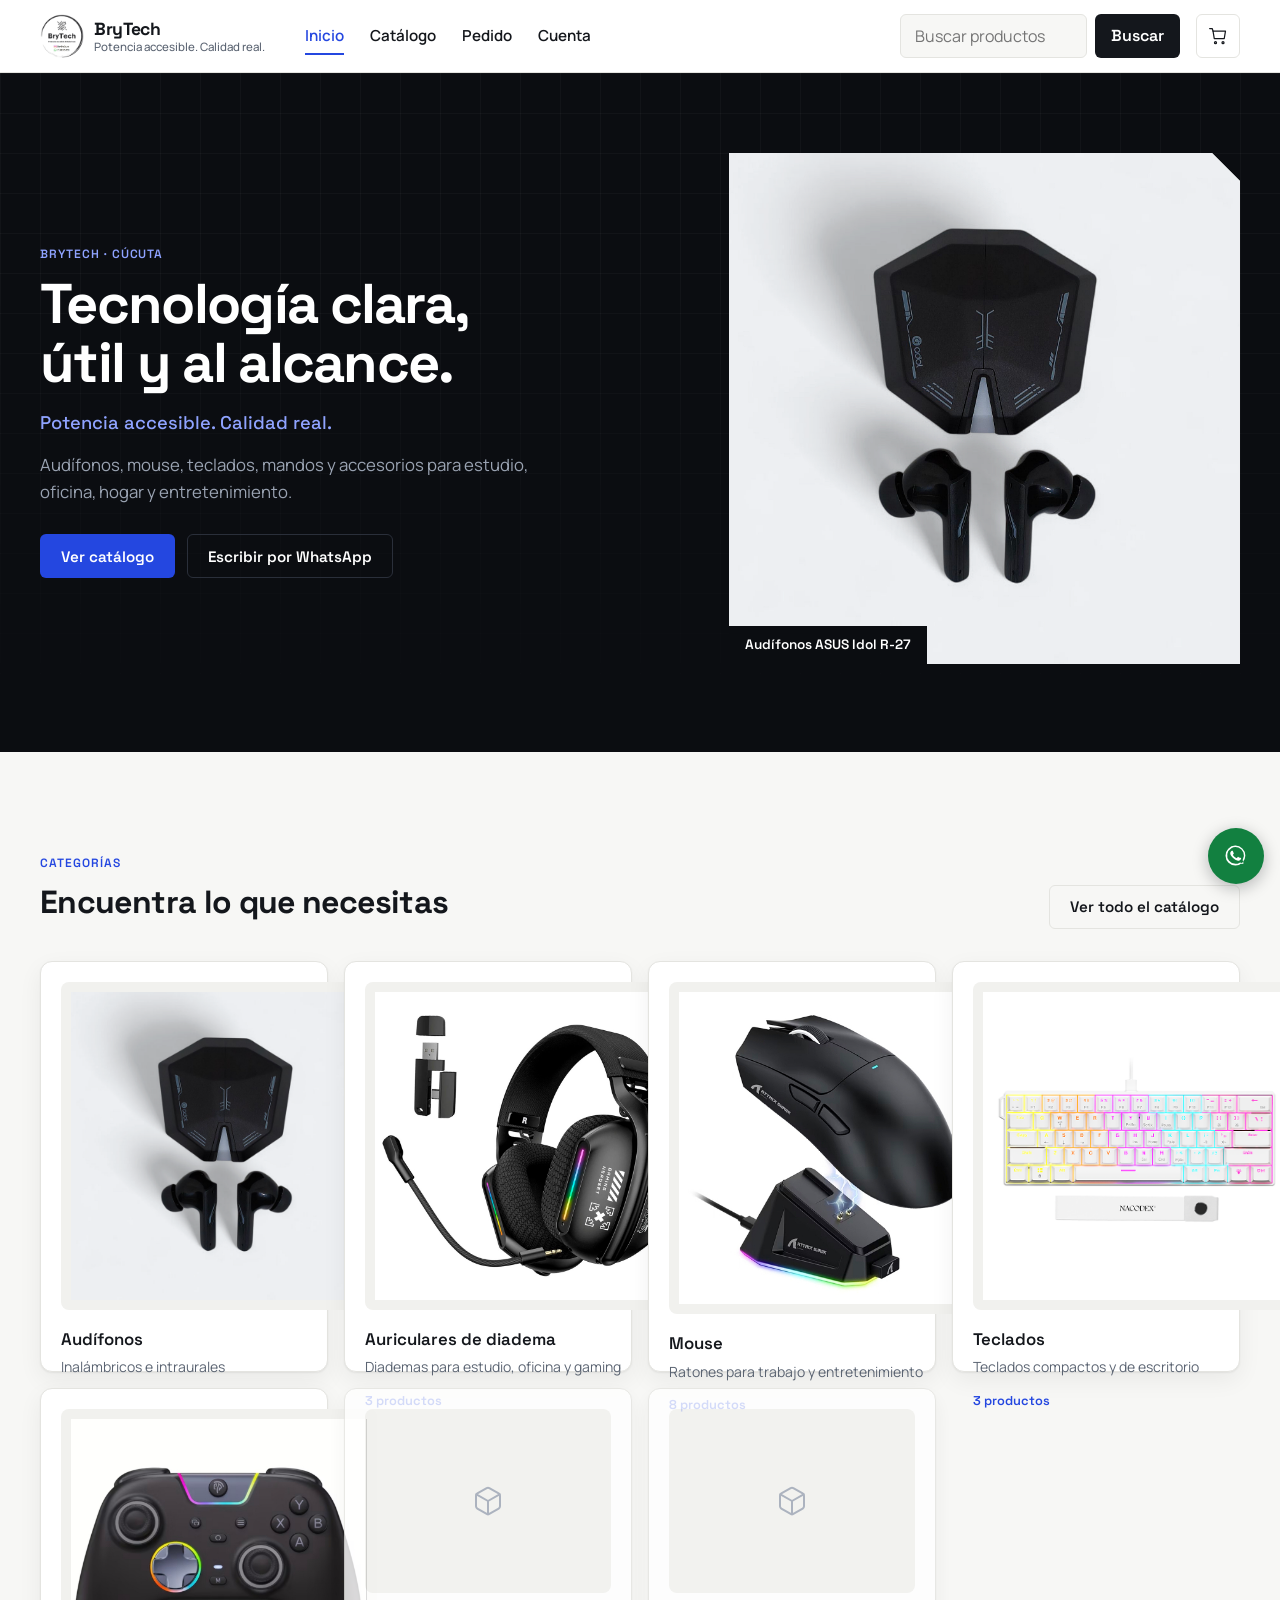
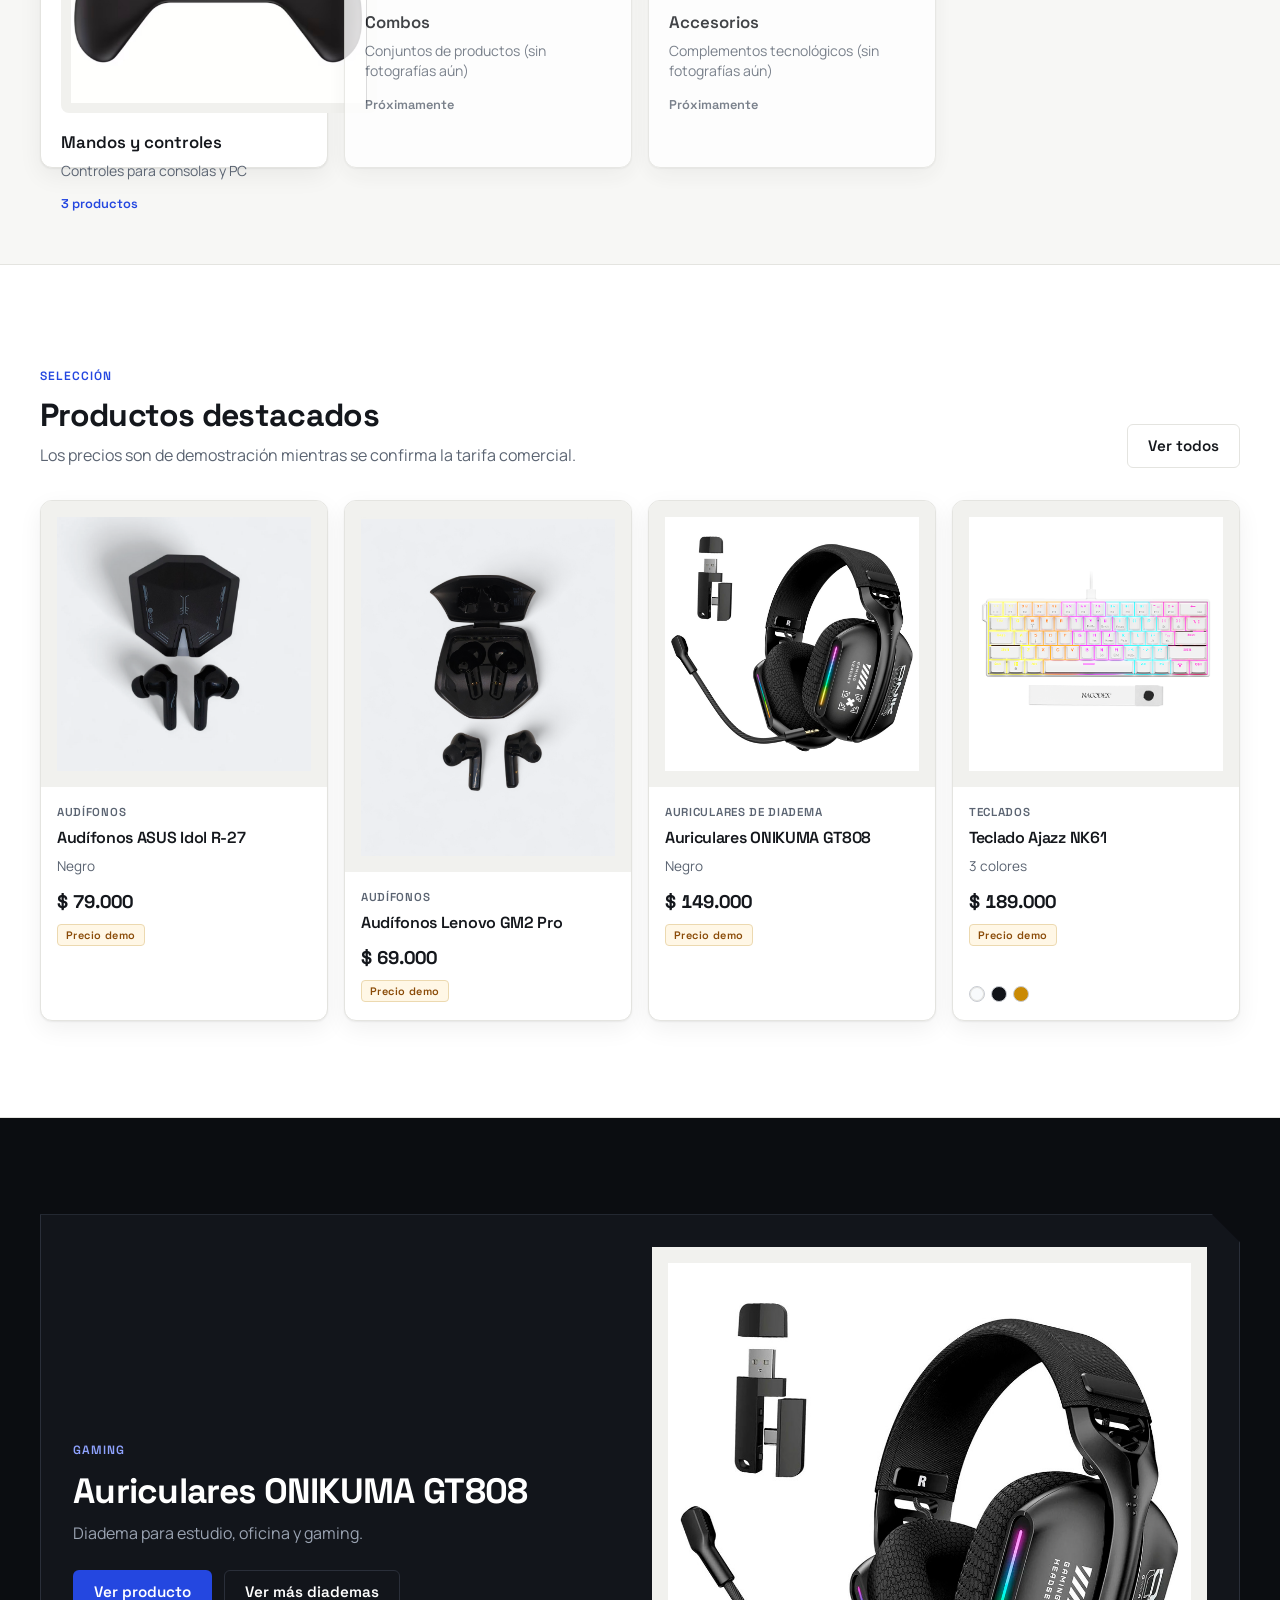
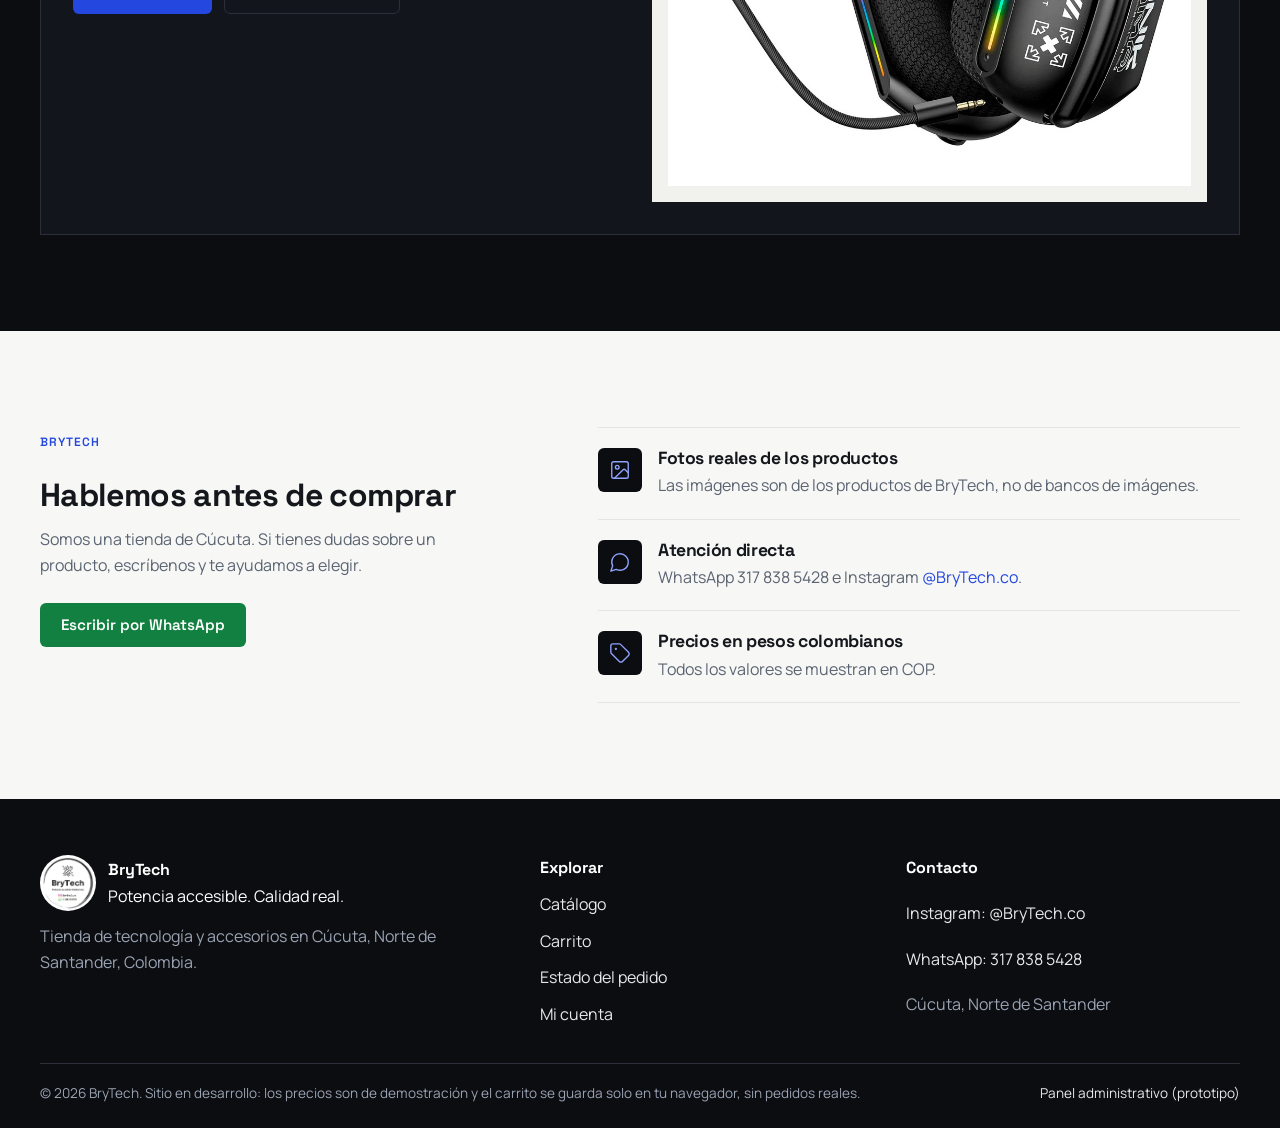
<file: index.html>
<!DOCTYPE html>
<html lang="es">
<head>
  <meta charset="UTF-8">
  <meta name="viewport" content="width=device-width, initial-scale=1">
  <title>BryTech — Potencia accesible. Calidad real.</title>
  <meta name="description" content="BryTech, tienda de tecnología y accesorios en Cúcuta. Potencia accesible. Calidad real.">
  <link rel="icon" href="assets/logo/Logo_BryTech.jpg">
  <!-- Las fuentes (Space Grotesk y Manrope) se cargan desde styles.css -->
  <link rel="stylesheet" href="styles.css">
</head>
<body data-page="inicio">
  <div id="app-header"></div>
  <main id="contenido">

    <!-- Héroe -->
    <section class="hero">
      <div class="container hero-grid">
        <div>
          <p class="eyebrow">BryTech · Cúcuta</p>
          <h1>Tecnología clara, útil y al alcance.</h1>
          <p class="lema">Potencia accesible. Calidad real.</p>
          <p class="hero-text">Audífonos, mouse, teclados, mandos y accesorios para estudio, oficina, hogar y entretenimiento.</p>
          <div class="hero-actions">
            <a class="btn btn-primary" href="catalogo.html">Ver catálogo</a>
            <a class="btn btn-ghost" href="https://wa.me/573178385428" target="_blank" rel="noopener noreferrer">Escribir por WhatsApp</a>
          </div>
        </div>
        <!-- Foto real destacada: la inserta app.js. Si está vacío, se oculta. -->
        <div class="hero-media" id="hero-media"></div>
      </div>
    </section>

    <!-- Categorías -->
    <section>
      <div class="container">
        <div class="section-head">
          <div>
            <p class="eyebrow">Categorías</p>
            <h2>Encuentra lo que necesitas</h2>
          </div>
          <a class="btn btn-ghost" href="catalogo.html">Ver todo el catálogo</a>
        </div>
        <div class="category-grid" id="categorias-destacadas"></div>
      </div>
    </section>

    <!-- Productos destacados -->
    <section class="section-alt">
      <div class="container">
        <div class="section-head">
          <div>
            <p class="eyebrow">Selección</p>
            <h2>Productos destacados</h2>
            <p class="muted">Los precios son de demostración mientras se confirma la tarifa comercial.</p>
          </div>
          <a class="btn btn-ghost" href="catalogo.html">Ver todos</a>
        </div>
        <div class="product-grid" id="productos-destacados"></div>
      </div>
    </section>

    <!-- Banda gaming: la llena app.js con un producto gaming; se oculta si está vacía -->
    <section class="gaming-band">
      <div class="container" id="banda-gaming"></div>
    </section>

    <!-- Confianza: solo hechos verificables -->
    <section>
      <div class="container trust-layout">
        <div class="trust-intro">
          <p class="eyebrow">BryTech</p>
          <h2>Hablemos antes de comprar</h2>
          <p class="muted">Somos una tienda de Cúcuta. Si tienes dudas sobre un producto, escríbenos y te ayudamos a elegir.</p>
          <a class="btn btn-whatsapp" href="https://wa.me/573178385428" target="_blank" rel="noopener noreferrer">Escribir por WhatsApp</a>
        </div>
        <ul class="trust-list">
          <li class="trust-item">
            <span class="trust-icon" aria-hidden="true">
              <svg width="22" height="22" viewBox="0 0 24 24" fill="none" stroke="currentColor" stroke-width="1.5" stroke-linecap="round" stroke-linejoin="round"><rect x="3" y="3" width="18" height="18" rx="2"/><circle cx="9" cy="9" r="2"/><path d="m21 15-3.1-3.1a2 2 0 0 0-2.8 0L6 21"/></svg>
            </span>
            <div>
              <h3>Fotos reales de los productos</h3>
              <p>Las imágenes son de los productos de BryTech, no de bancos de imágenes.</p>
            </div>
          </li>
          <li class="trust-item">
            <span class="trust-icon" aria-hidden="true">
              <svg width="22" height="22" viewBox="0 0 24 24" fill="none" stroke="currentColor" stroke-width="1.5" stroke-linecap="round" stroke-linejoin="round"><path d="M7.9 20A9 9 0 1 0 4 16.1L2 22Z"/></svg>
            </span>
            <div>
              <h3>Atención directa</h3>
              <p>WhatsApp 317 838 5428 e Instagram <a href="https://www.instagram.com/brytech.co/" target="_blank" rel="noopener noreferrer">@BryTech.co</a>.</p>
            </div>
          </li>
          <li class="trust-item">
            <span class="trust-icon" aria-hidden="true">
              <svg width="22" height="22" viewBox="0 0 24 24" fill="none" stroke="currentColor" stroke-width="1.5" stroke-linecap="round" stroke-linejoin="round"><path d="M12.6 2.6A2 2 0 0 0 11.2 2H4a2 2 0 0 0-2 2v7.2a2 2 0 0 0 .6 1.4l8.7 8.7a2.4 2.4 0 0 0 3.4 0l6.6-6.6a2.4 2.4 0 0 0 0-3.4z"/><circle cx="7.5" cy="7.5" r=".5" fill="currentColor"/></svg>
            </span>
            <div>
              <h3>Precios en pesos colombianos</h3>
              <p>Todos los valores se muestran en COP.</p>
            </div>
          </li>
        </ul>
      </div>
    </section>

  </main>
  <div id="app-footer"></div>
  <script src="js/data.js"></script>
  <script src="js/cart.js"></script>
  <script src="js/app.js"></script>
</body>
</html>
</file>
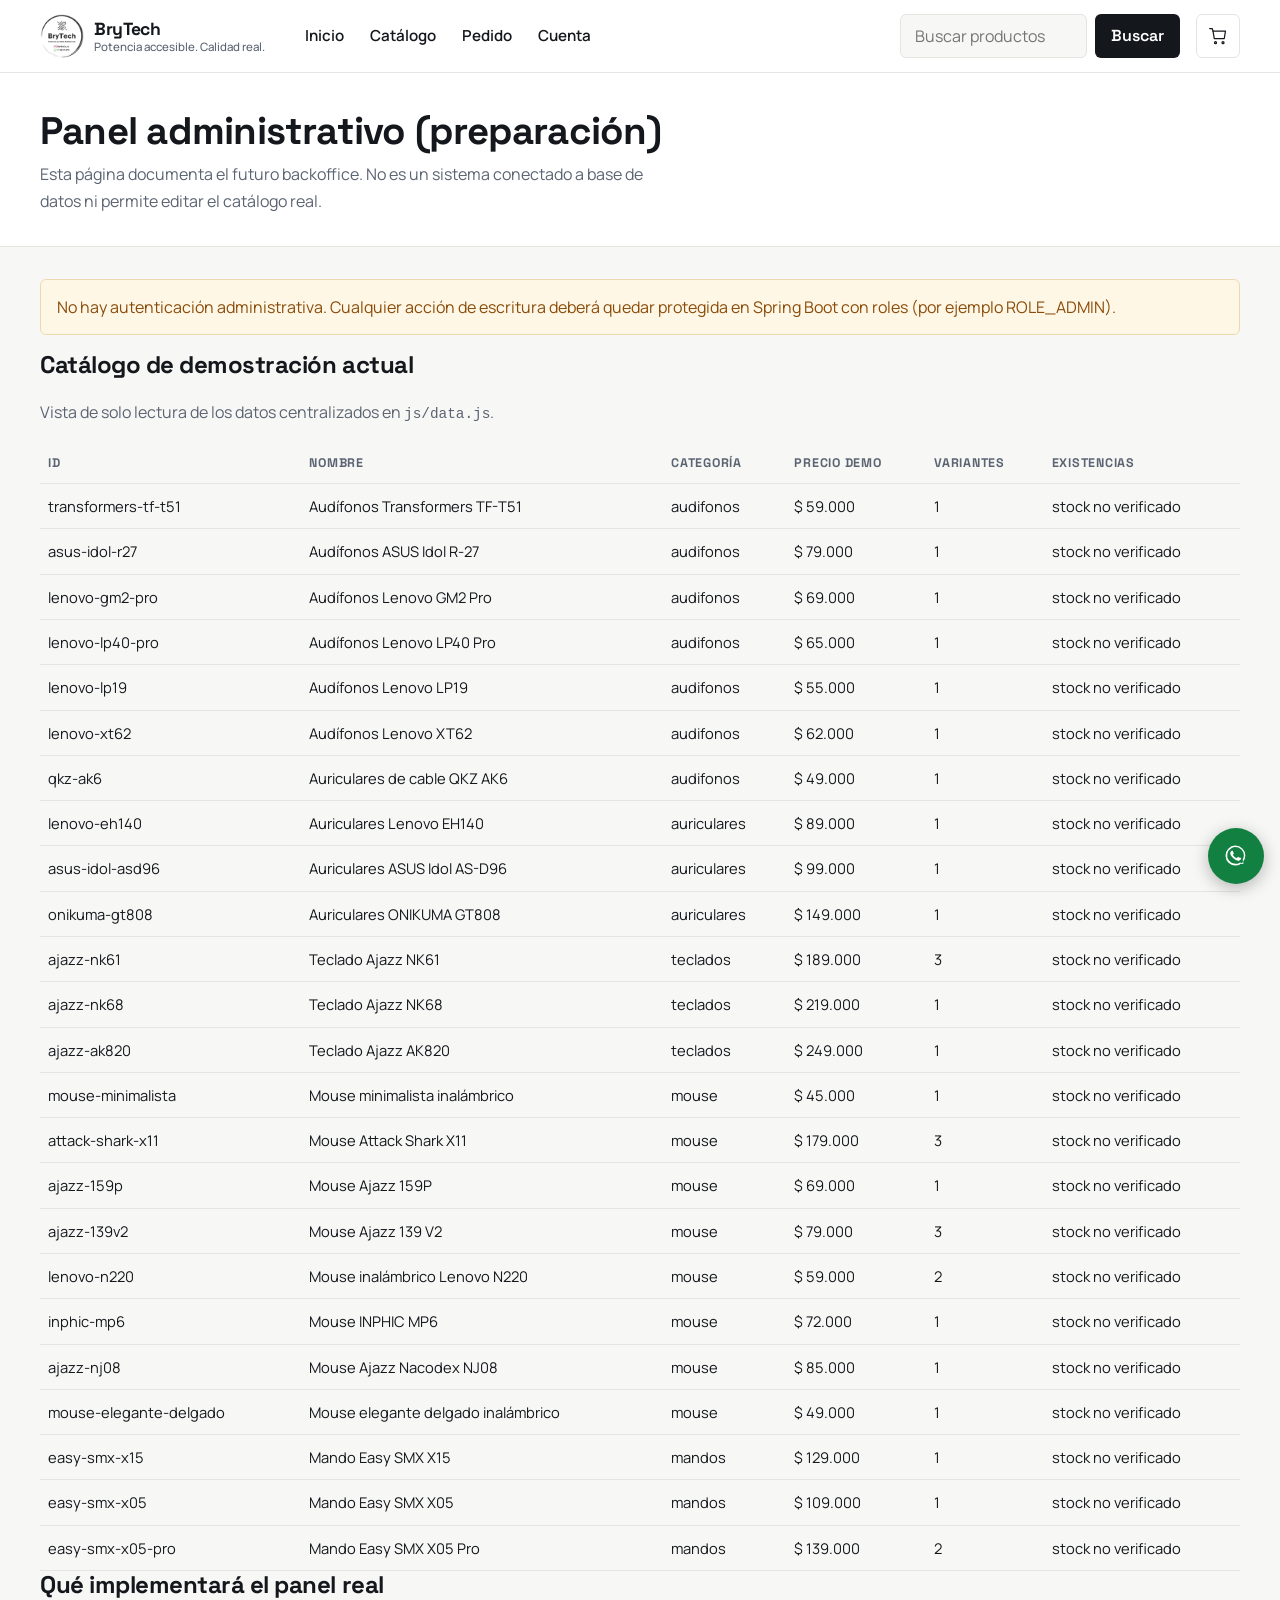
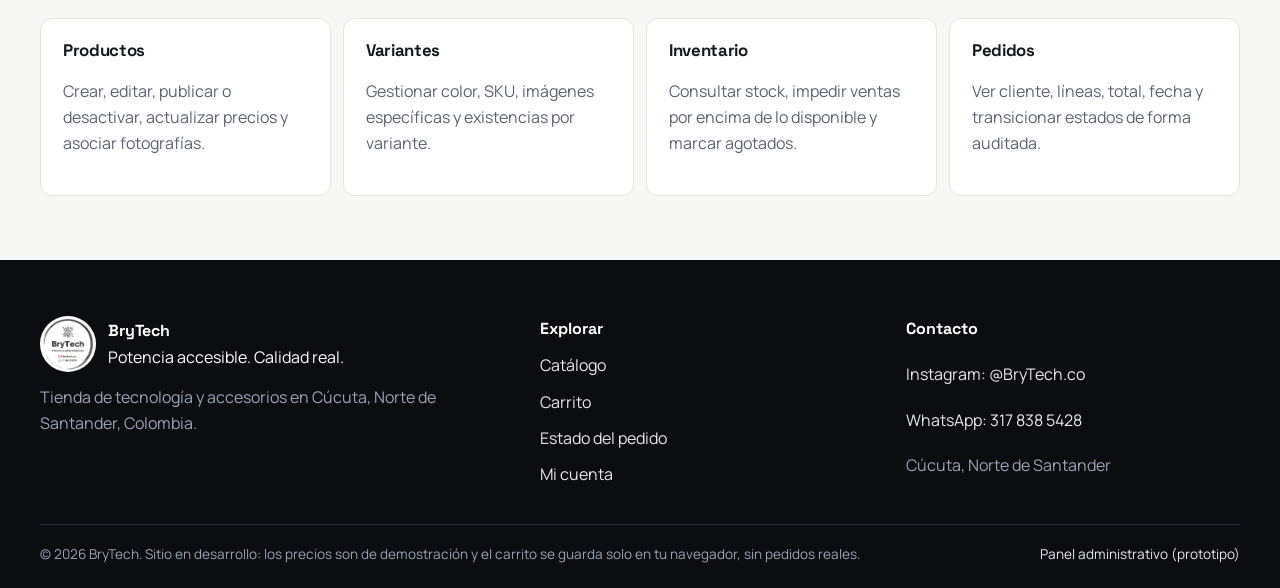
<file: admin.html>
<!DOCTYPE html>
<html lang="es">
<head>
  <meta charset="UTF-8">
  <meta name="viewport" content="width=device-width, initial-scale=1">
  <title>Administración futura — BryTech</title>
  <link rel="icon" href="assets/logo/Logo_BryTech.jpg">
  <link rel="preconnect" href="https://fonts.googleapis.com">
  <link rel="preconnect" href="https://fonts.gstatic.com" crossorigin>
  <link href="https://fonts.googleapis.com/css2?family=DM+Sans:ital,opsz,wght@0,9..40,400;0,9..40,600;0,9..40,700;0,9..40,800&display=swap" rel="stylesheet">
  <link rel="stylesheet" href="styles.css">
</head>
<body data-page="admin">
  <div id="app-header"></div>
  <main id="contenido">
    <div class="page-hero">
      <div class="container">
        <p class="eyebrow">RF08 · RF09 · RF10</p>
        <h1>Panel administrativo (preparación)</h1>
        <p class="muted">Esta página documenta el futuro backoffice. No es un sistema conectado a base de datos ni permite editar el catálogo real.</p>
      </div>
    </div>
    <div class="container" style="padding:32px 0 64px">
      <div class="alert alert-warn">
        No hay autenticación administrativa. Cualquier acción de escritura deberá quedar protegida en Spring Boot con roles (por ejemplo ROLE_ADMIN).
      </div>
      <section>
        <h2>Catálogo de demostración actual</h2>
        <p class="muted">Vista de solo lectura de los datos centralizados en <code>js/data.js</code>.</p>
        <div style="overflow:auto">
          <table class="admin-table">
            <thead>
              <tr>
                <th>ID</th>
                <th>Nombre</th>
                <th>Categoría</th>
                <th>Precio demo</th>
                <th>Variantes</th>
                <th>Existencias</th>
              </tr>
            </thead>
            <tbody id="admin-productos"></tbody>
          </table>
        </div>
      </section>
      <section>
        <h2>Qué implementará el panel real</h2>
        <div class="benefit-grid">
          <article class="benefit-card">
            <h3>Productos</h3>
            <p class="muted">Crear, editar, publicar o desactivar, actualizar precios y asociar fotografías.</p>
          </article>
          <article class="benefit-card">
            <h3>Variantes</h3>
            <p class="muted">Gestionar color, SKU, imágenes específicas y existencias por variante.</p>
          </article>
          <article class="benefit-card">
            <h3>Inventario</h3>
            <p class="muted">Consultar stock, impedir ventas por encima de lo disponible y marcar agotados.</p>
          </article>
          <article class="benefit-card">
            <h3>Pedidos</h3>
            <p class="muted">Ver cliente, líneas, total, fecha y transicionar estados de forma auditada.</p>
          </article>
        </div>
      </section>
    </div>
  </main>
  <div id="app-footer"></div>
  <script src="js/data.js"></script>
  <script src="js/cart.js"></script>
  <script src="js/app.js"></script>
</body>
</html>
</file>
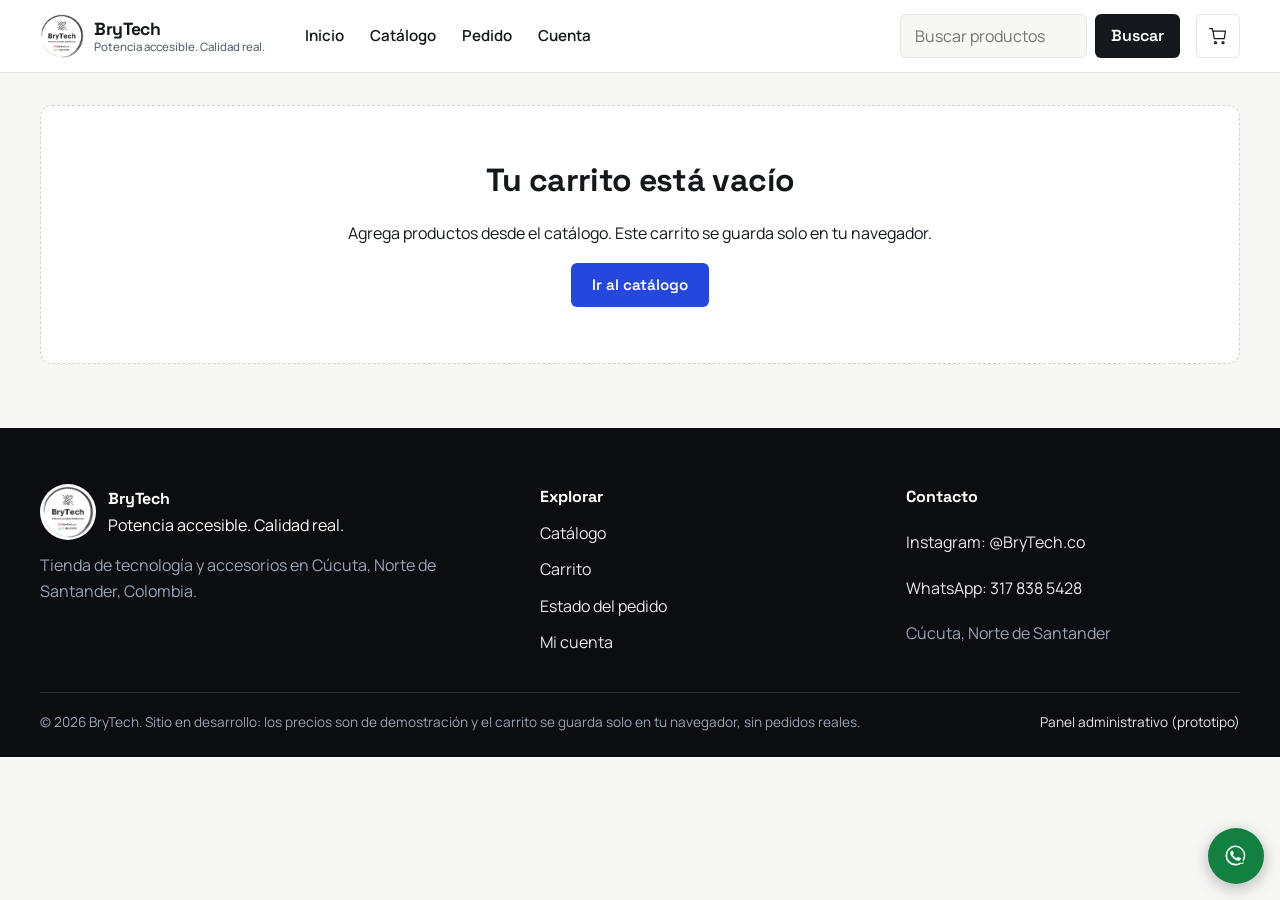
<file: carrito.html>
<!DOCTYPE html>
<html lang="es">
<head>
  <meta charset="UTF-8">
  <meta name="viewport" content="width=device-width, initial-scale=1">
  <title>Carrito — BryTech</title>
  <link rel="icon" href="assets/logo/Logo_BryTech.jpg">
  <link rel="preconnect" href="https://fonts.googleapis.com">
  <link rel="preconnect" href="https://fonts.gstatic.com" crossorigin>
  <link href="https://fonts.googleapis.com/css2?family=DM+Sans:ital,opsz,wght@0,9..40,400;0,9..40,600;0,9..40,700;0,9..40,800&display=swap" rel="stylesheet">
  <link rel="stylesheet" href="styles.css">
</head>
<body data-page="carrito">
  <div id="app-header"></div>
  <main id="contenido" class="container" style="padding:32px 0 64px">
    <div id="carrito-contenido"></div>
  </main>
  <div id="app-footer"></div>
  <script src="js/data.js"></script>
  <script src="js/cart.js"></script>
  <script src="js/app.js"></script>
</body>
</html>
</file>
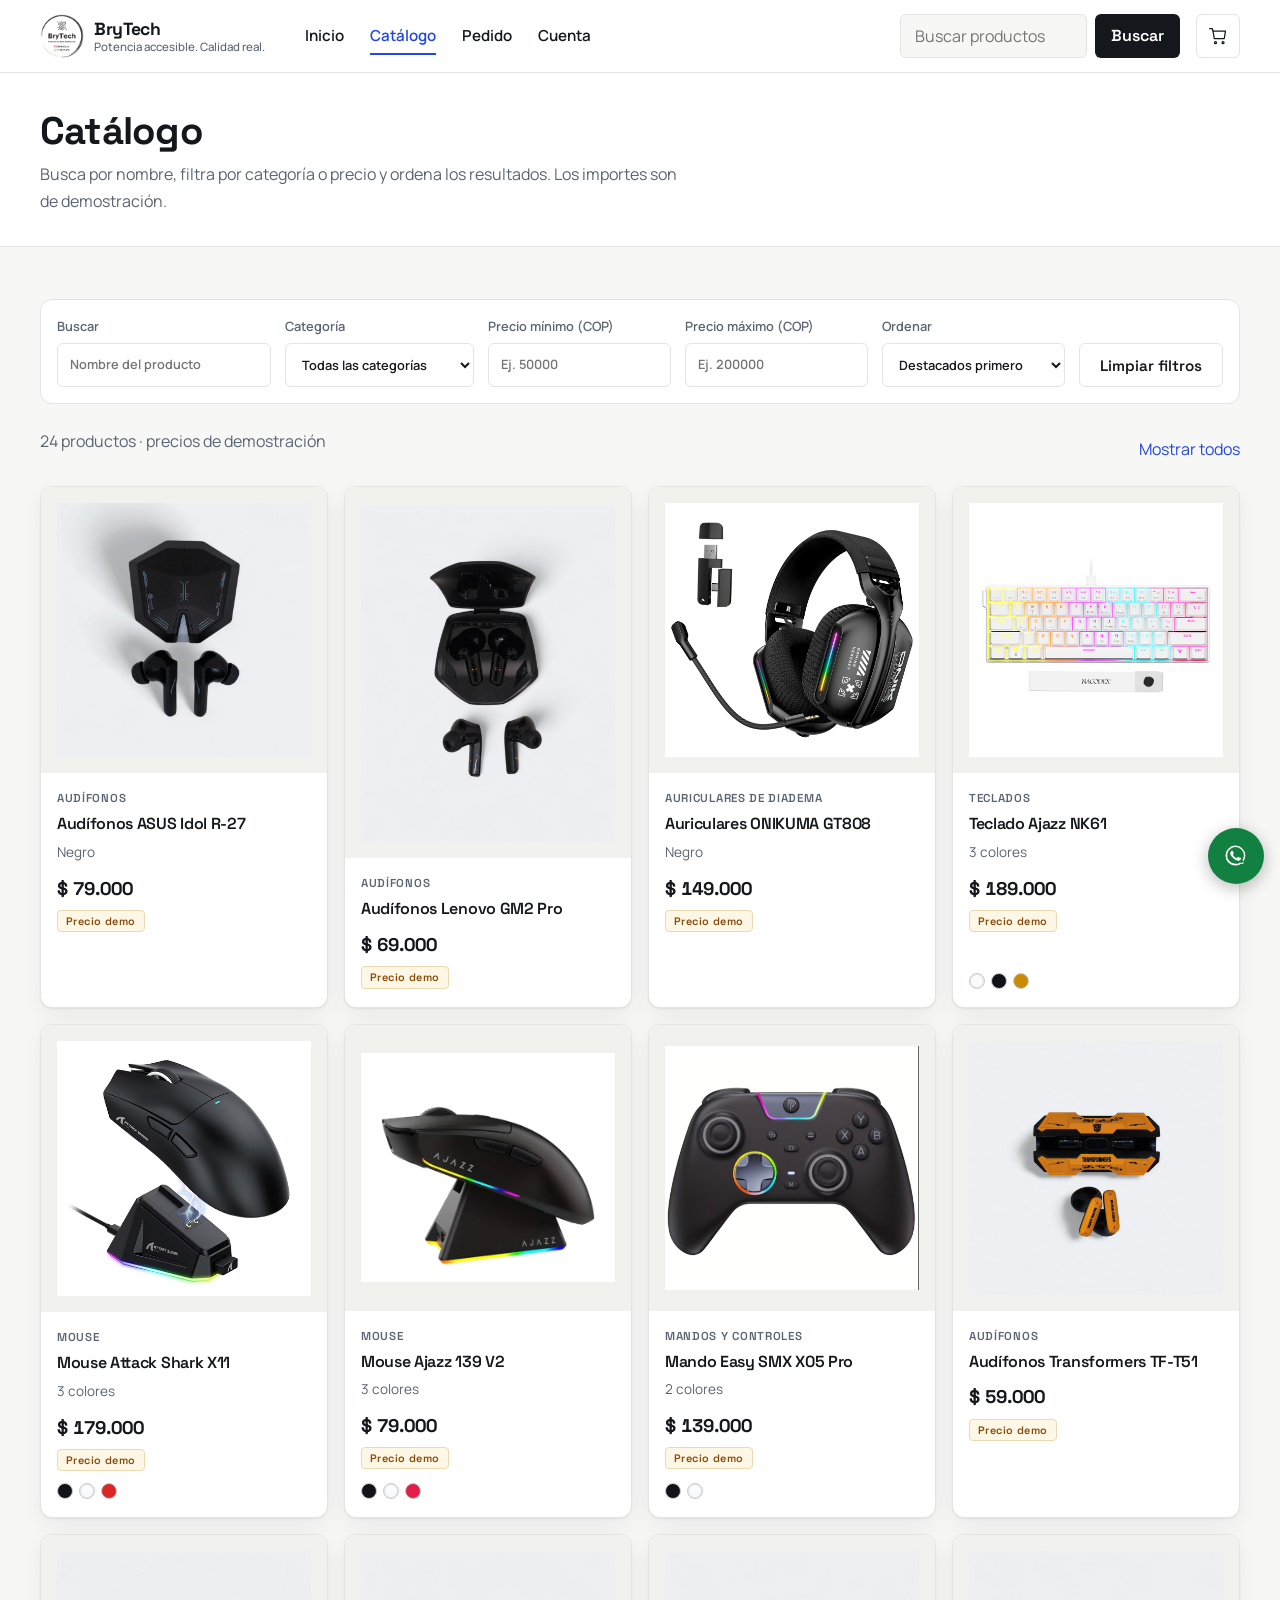
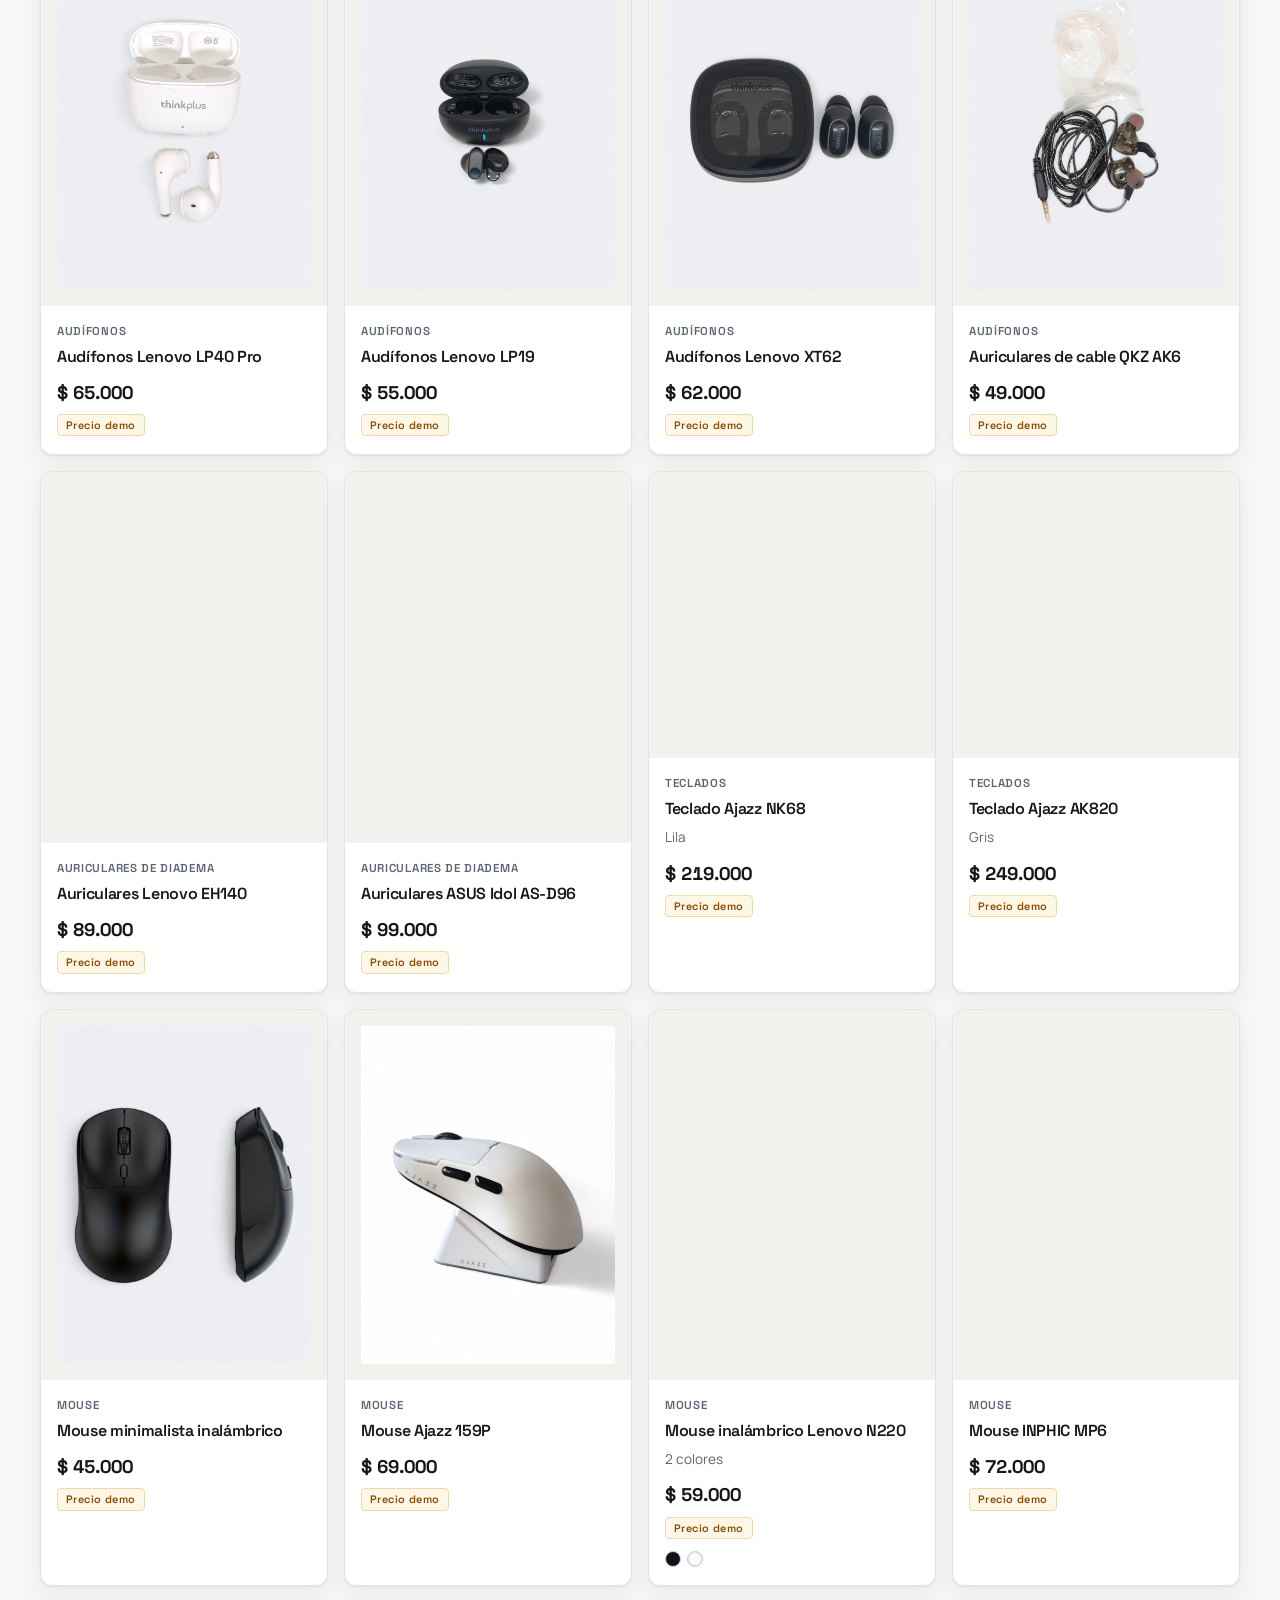
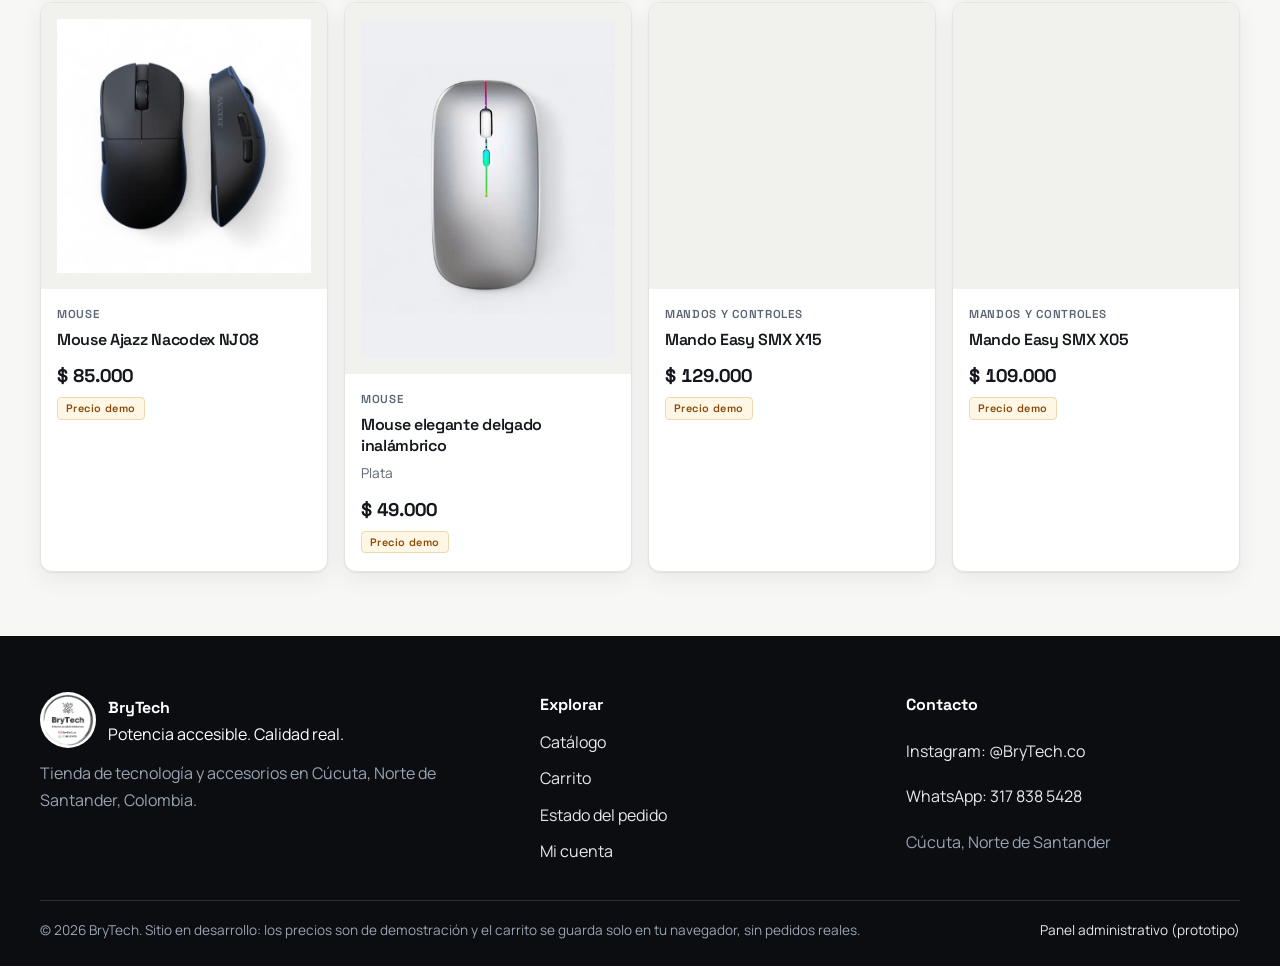
<file: catalogo.html>
<!DOCTYPE html>
<html lang="es">
<head>
  <meta charset="UTF-8">
  <meta name="viewport" content="width=device-width, initial-scale=1">
  <title>Catálogo — BryTech</title>
  <link rel="icon" href="assets/logo/Logo_BryTech.jpg">
  <link rel="preconnect" href="https://fonts.googleapis.com">
  <link rel="preconnect" href="https://fonts.gstatic.com" crossorigin>
  <link href="https://fonts.googleapis.com/css2?family=DM+Sans:ital,opsz,wght@0,9..40,400;0,9..40,600;0,9..40,700;0,9..40,800&display=swap" rel="stylesheet">
  <link rel="stylesheet" href="styles.css">
</head>
<body data-page="catalogo">
  <div id="app-header"></div>
  <main id="contenido">
    <div class="page-hero">
      <div class="container">
        <p class="eyebrow">RF02 · RF03</p>
        <h1>Catálogo</h1>
        <p class="muted">Busca por nombre, filtra por categoría o precio y ordena los resultados. Los importes son de demostración.</p>
      </div>
    </div>
    <div class="container" style="padding:28px 0 64px">
      <form class="filters" id="form-filtros" onsubmit="return false">
        <label>Buscar
          <input id="filtro-q" type="search" placeholder="Nombre del producto">
        </label>
        <label>Categoría
          <select id="filtro-categoria"></select>
        </label>
        <label>Precio mínimo (COP)
          <input id="filtro-min" type="number" min="0" step="1000" placeholder="Ej. 50000">
        </label>
        <label>Precio máximo (COP)
          <input id="filtro-max" type="number" min="0" step="1000" placeholder="Ej. 200000">
        </label>
        <label>Ordenar
          <select id="filtro-orden">
            <option value="relevancia">Destacados primero</option>
            <option value="precio-asc">Precio: menor a mayor</option>
            <option value="precio-desc">Precio: mayor a menor</option>
            <option value="nombre">Nombre A-Z</option>
          </select>
        </label>
        <button class="btn btn-ghost" type="button" id="limpiar-filtros">Limpiar filtros</button>
      </form>
      <div class="results-meta">
        <p id="catalogo-meta" class="muted"></p>
        <a href="catalogo.html">Mostrar todos</a>
      </div>
      <div class="product-grid" id="catalogo-grid"></div>
      <div class="empty-state" id="catalogo-vacio" hidden>
        <h2>No hay resultados</h2>
        <p>Prueba con otro nombre, otra categoría o un rango de precio distinto.</p>
      </div>
    </div>
  </main>
  <div id="app-footer"></div>
  <script src="js/data.js"></script>
  <script src="js/cart.js"></script>
  <script src="js/app.js"></script>
</body>
</html>
</file>
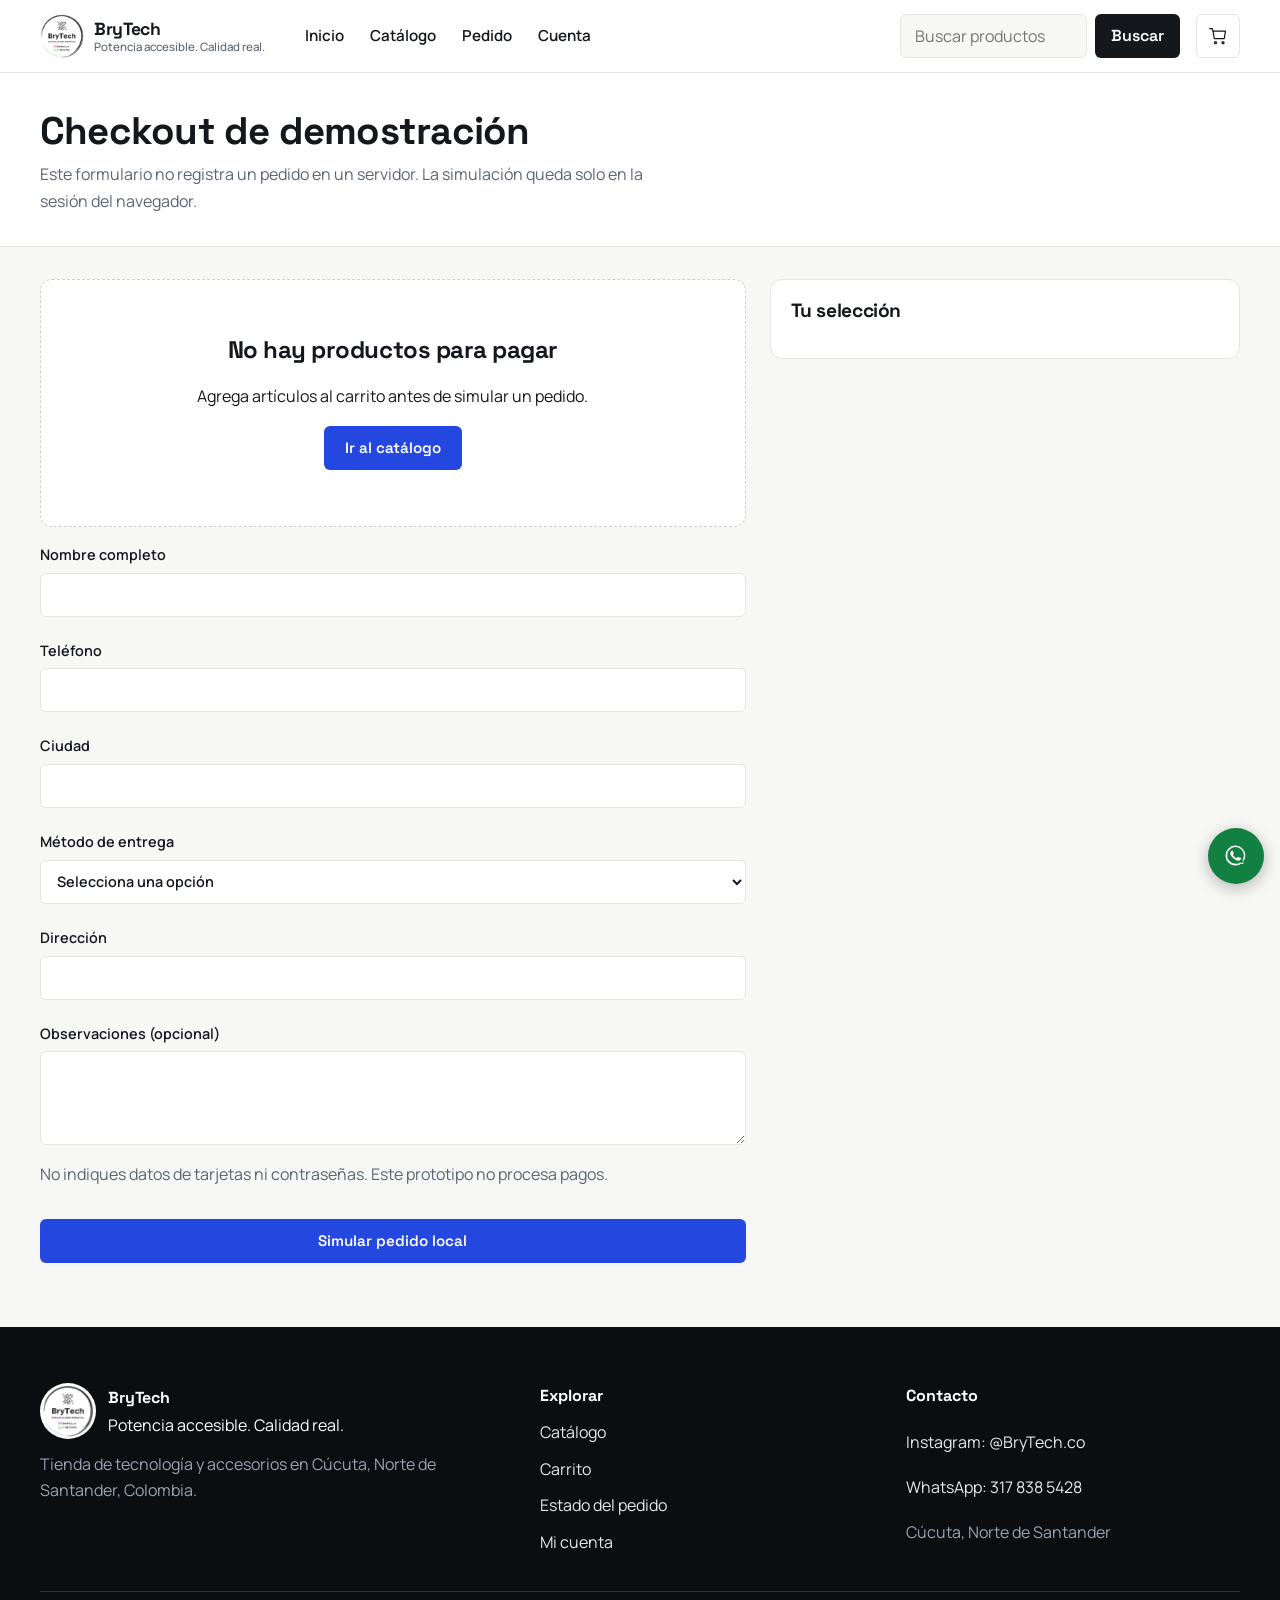
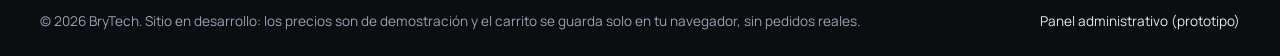
<file: checkout.html>
<!DOCTYPE html>
<html lang="es">
<head>
  <meta charset="UTF-8">
  <meta name="viewport" content="width=device-width, initial-scale=1">
  <title>Checkout de demostración — BryTech</title>
  <link rel="icon" href="assets/logo/Logo_BryTech.jpg">
  <link rel="preconnect" href="https://fonts.googleapis.com">
  <link rel="preconnect" href="https://fonts.gstatic.com" crossorigin>
  <link href="https://fonts.googleapis.com/css2?family=DM+Sans:ital,opsz,wght@0,9..40,400;0,9..40,600;0,9..40,700;0,9..40,800&display=swap" rel="stylesheet">
  <link rel="stylesheet" href="styles.css">
</head>
<body data-page="checkout">
  <div id="app-header"></div>
  <main id="contenido">
    <div class="page-hero">
      <div class="container">
        <p class="eyebrow">RF06</p>
        <h1>Checkout de demostración</h1>
        <p class="muted">Este formulario no registra un pedido en un servidor. La simulación queda solo en la sesión del navegador.</p>
      </div>
    </div>
    <div class="container two-col" style="padding:32px 0 64px">
      <div>
        <div id="checkout-vacio" class="empty-state" hidden>
          <h2>No hay productos para pagar</h2>
          <p>Agrega artículos al carrito antes de simular un pedido.</p>
          <a class="btn btn-primary" href="catalogo.html">Ir al catálogo</a>
        </div>
        <div id="checkout-exito" hidden>
          <div class="alert alert-ok">
            Simulación local completada. El pedido no se registró en un servidor ni reservó inventario.
          </div>
          <p>Identificador de demostración: <strong class="mono" id="pedido-id-demo"></strong></p>
          <p>Puedes consultarlo en esta misma sesión desde la página de estado del pedido. Al cerrar la pestaña, los datos de sesión pueden desaparecer.</p>
          <p>Conexión futura: <code>POST /api/pedidos</code> en Spring Boot validaría cliente, precios e inventario en el servidor.</p>
          <a class="btn btn-primary" href="pedido.html">Consultar pedido</a>
        </div>
        <form class="form" id="form-checkout">
          <div id="checkout-mensaje"></div>
          <label>Nombre completo
            <input id="nombre" name="nombre" autocomplete="name" required>
            <span class="error" id="error-nombre"></span>
          </label>
          <label>Teléfono
            <input id="telefono" name="telefono" inputmode="numeric" autocomplete="tel" required>
            <span class="error" id="error-telefono"></span>
          </label>
          <label>Ciudad
            <input id="ciudad" name="ciudad" autocomplete="address-level2" required>
            <span class="error" id="error-ciudad"></span>
          </label>
          <label>Método de entrega
            <select id="entrega" required>
              <option value="">Selecciona una opción</option>
              <option value="recogida">Recogida (por coordinar)</option>
              <option value="domicilio">Domicilio (por coordinar)</option>
            </select>
            <span class="error" id="error-entrega"></span>
          </label>
          <label id="campo-direccion" hidden>Dirección
            <input id="direccion" name="direccion" autocomplete="street-address">
            <span class="error" id="error-direccion"></span>
          </label>
          <label>Observaciones (opcional)
            <textarea id="observaciones" rows="3" maxlength="500"></textarea>
          </label>
          <p class="muted">No indiques datos de tarjetas ni contraseñas. Este prototipo no procesa pagos.</p>
          <button class="btn btn-primary" type="submit">Simular pedido local</button>
        </form>
      </div>
      <aside class="summary">
        <h2>Tu selección</h2>
        <ul id="checkout-resumen"></ul>
      </aside>
    </div>
  </main>
  <div id="app-footer"></div>
  <script src="js/data.js"></script>
  <script src="js/cart.js"></script>
  <script src="js/app.js"></script>
</body>
</html>
</file>
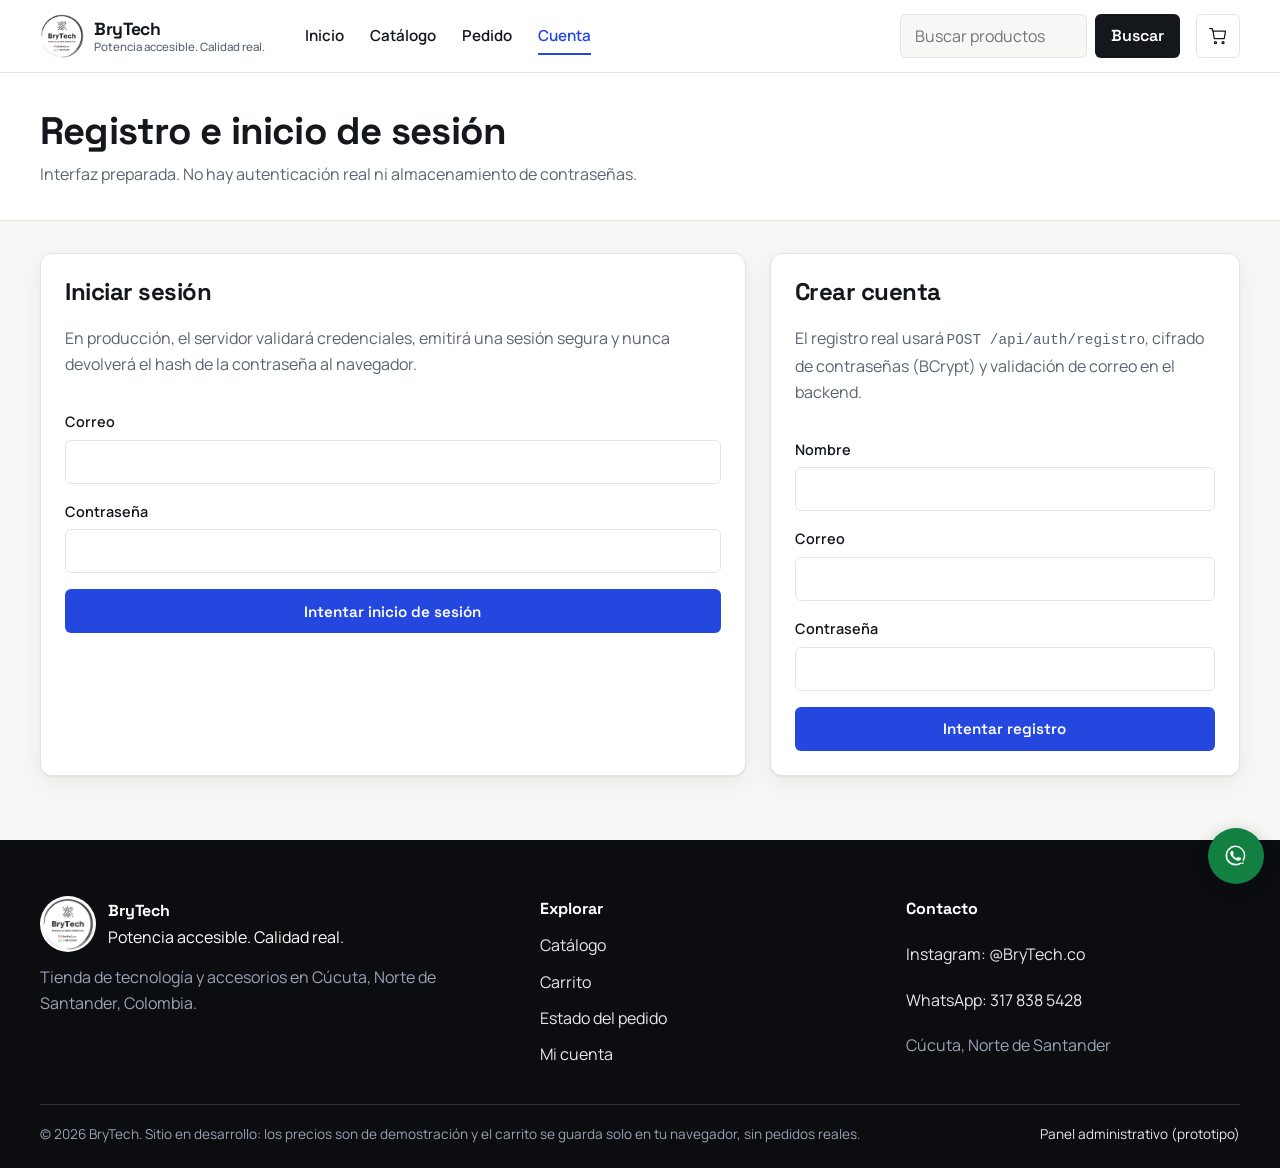
<file: cuenta.html>
<!DOCTYPE html>
<html lang="es">
<head>
  <meta charset="UTF-8">
  <meta name="viewport" content="width=device-width, initial-scale=1">
  <title>Cuenta — BryTech</title>
  <link rel="icon" href="assets/logo/Logo_BryTech.jpg">
  <link rel="preconnect" href="https://fonts.googleapis.com">
  <link rel="preconnect" href="https://fonts.gstatic.com" crossorigin>
  <link href="https://fonts.googleapis.com/css2?family=DM+Sans:ital,opsz,wght@0,9..40,400;0,9..40,600;0,9..40,700;0,9..40,800&display=swap" rel="stylesheet">
  <link rel="stylesheet" href="styles.css">
</head>
<body data-page="cuenta">
  <div id="app-header"></div>
  <main id="contenido">
    <div class="page-hero">
      <div class="container">
        <p class="eyebrow">RF11</p>
        <h1>Registro e inicio de sesión</h1>
        <p class="muted">Interfaz preparada. No hay autenticación real ni almacenamiento de contraseñas.</p>
      </div>
    </div>
    <div class="container two-col" style="padding:32px 0 64px">
      <section class="panel" style="padding:24px">
        <h2>Iniciar sesión</h2>
        <p class="muted">En producción, el servidor validará credenciales, emitirá una sesión segura y nunca devolverá el hash de la contraseña al navegador.</p>
        <form class="form" id="form-login">
          <div id="login-mensaje"></div>
          <label>Correo
            <input type="email" autocomplete="username" required>
          </label>
          <label>Contraseña
            <input type="password" autocomplete="current-password" required>
          </label>
          <button class="btn btn-primary" type="submit">Intentar inicio de sesión</button>
        </form>
      </section>
      <section class="panel" style="padding:24px">
        <h2>Crear cuenta</h2>
        <p class="muted">El registro real usará <code>POST /api/auth/registro</code>, cifrado de contraseñas (BCrypt) y validación de correo en el backend.</p>
        <form class="form" id="form-registro">
          <div id="registro-mensaje"></div>
          <label>Nombre
            <input type="text" autocomplete="name" required>
          </label>
          <label>Correo
            <input type="email" autocomplete="email" required>
          </label>
          <label>Contraseña
            <input type="password" autocomplete="new-password" required>
          </label>
          <button class="btn btn-primary" type="submit">Intentar registro</button>
        </form>
      </section>
    </div>
  </main>
  <div id="app-footer"></div>
  <script src="js/data.js"></script>
  <script src="js/cart.js"></script>
  <script src="js/app.js"></script>
</body>
</html>
</file>
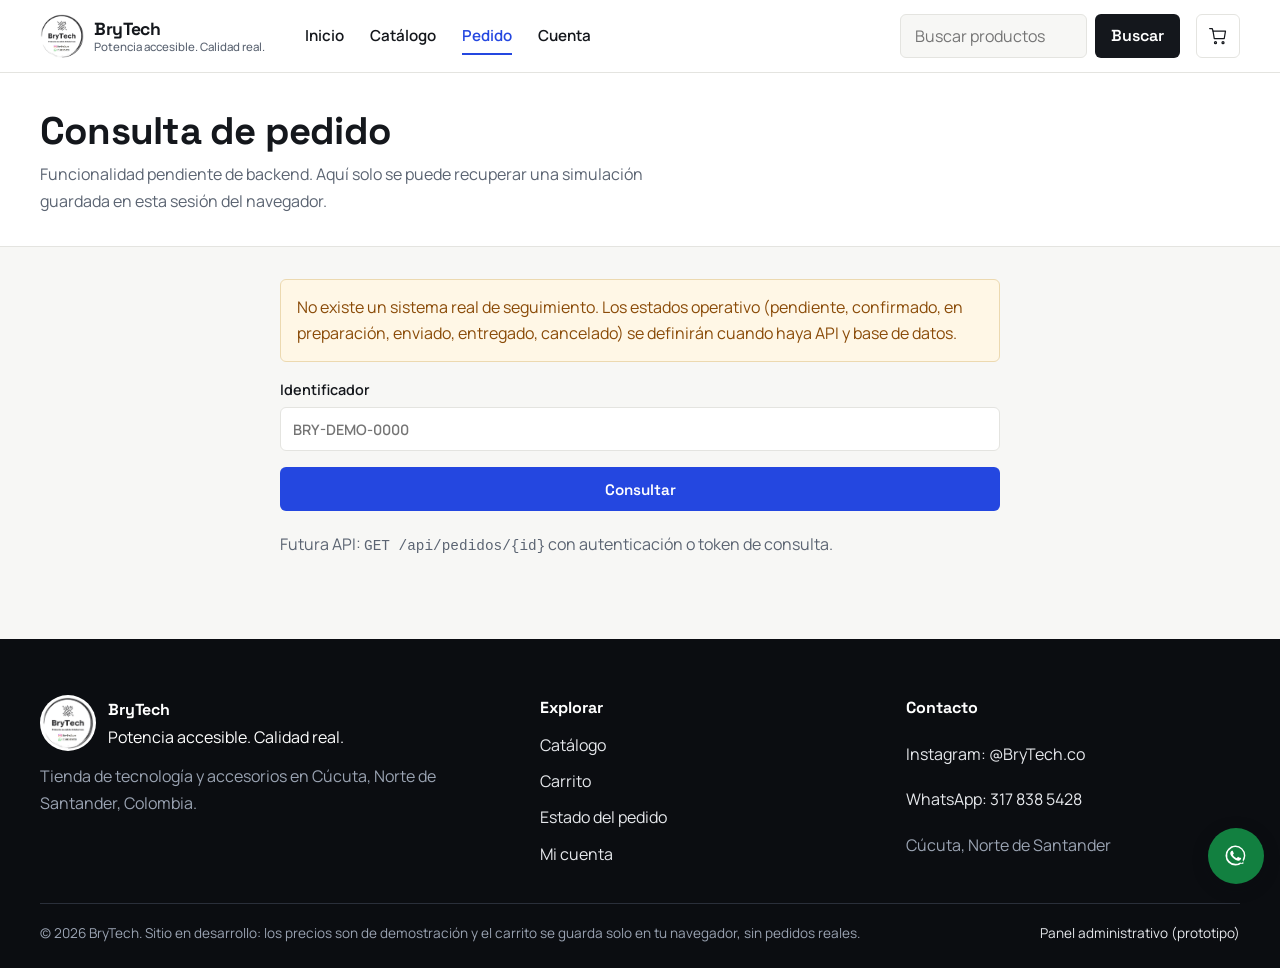
<file: pedido.html>
<!DOCTYPE html>
<html lang="es">
<head>
  <meta charset="UTF-8">
  <meta name="viewport" content="width=device-width, initial-scale=1">
  <title>Consultar pedido — BryTech</title>
  <link rel="icon" href="assets/logo/Logo_BryTech.jpg">
  <link rel="preconnect" href="https://fonts.googleapis.com">
  <link rel="preconnect" href="https://fonts.gstatic.com" crossorigin>
  <link href="https://fonts.googleapis.com/css2?family=DM+Sans:ital,opsz,wght@0,9..40,400;0,9..40,600;0,9..40,700;0,9..40,800&display=swap" rel="stylesheet">
  <link rel="stylesheet" href="styles.css">
</head>
<body data-page="pedido">
  <div id="app-header"></div>
  <main id="contenido">
    <div class="page-hero">
      <div class="container">
        <p class="eyebrow">RF07</p>
        <h1>Consulta de pedido</h1>
        <p class="muted">Funcionalidad pendiente de backend. Aquí solo se puede recuperar una simulación guardada en esta sesión del navegador.</p>
      </div>
    </div>
    <div class="container" style="padding:32px 0 64px;max-width:720px">
      <div class="alert alert-warn">
        No existe un sistema real de seguimiento. Los estados operativo (pendiente, confirmado, en preparación, enviado, entregado, cancelado) se definirán cuando haya API y base de datos.
      </div>
      <form class="form" id="form-pedido">
        <label>Identificador
          <input id="pedido-id" name="id" placeholder="BRY-DEMO-0000" autocomplete="off">
        </label>
        <button class="btn btn-primary" type="submit">Consultar</button>
      </form>
      <div id="pedido-resultado" style="margin-top:20px"></div>
      <p class="muted">Futura API: <code>GET /api/pedidos/{id}</code> con autenticación o token de consulta.</p>
    </div>
  </main>
  <div id="app-footer"></div>
  <script src="js/data.js"></script>
  <script src="js/cart.js"></script>
  <script src="js/app.js"></script>
</body>
</html>
</file>
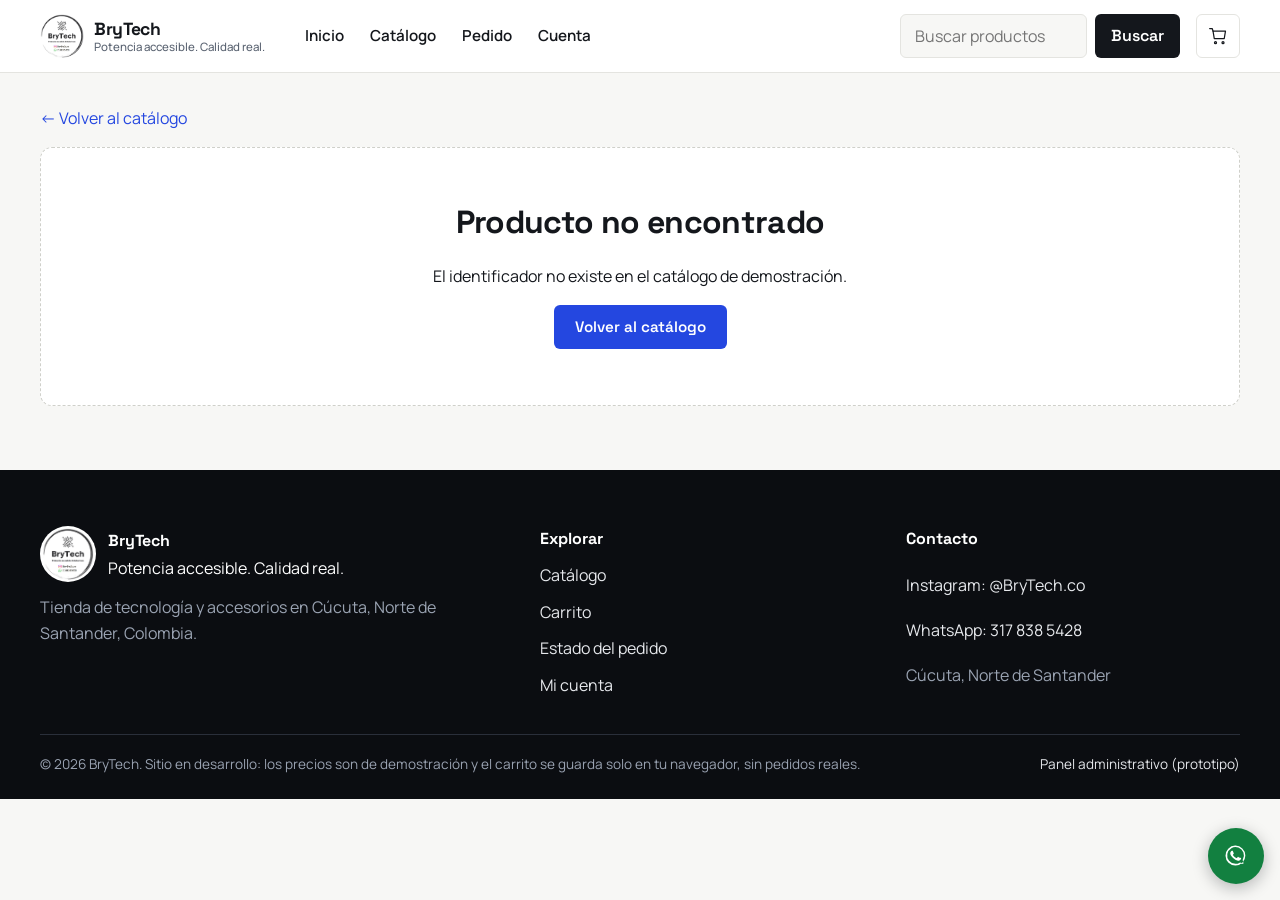
<file: producto.html>
<!DOCTYPE html>
<html lang="es">
<head>
  <meta charset="UTF-8">
  <meta name="viewport" content="width=device-width, initial-scale=1">
  <title>Producto — BryTech</title>
  <link rel="icon" href="assets/logo/Logo_BryTech.jpg">
  <link rel="preconnect" href="https://fonts.googleapis.com">
  <link rel="preconnect" href="https://fonts.gstatic.com" crossorigin>
  <link href="https://fonts.googleapis.com/css2?family=DM+Sans:ital,opsz,wght@0,9..40,400;0,9..40,600;0,9..40,700;0,9..40,800&display=swap" rel="stylesheet">
  <link rel="stylesheet" href="styles.css">
</head>
<body data-page="producto">
  <div id="app-header"></div>
  <main id="contenido" class="container" style="padding:32px 0 64px">
    <p><a href="catalogo.html">← Volver al catálogo</a></p>
    <div id="producto-detalle"></div>
  </main>
  <div id="app-footer"></div>
  <script src="js/data.js"></script>
  <script src="js/cart.js"></script>
  <script src="js/app.js"></script>
</body>
</html>
</file>
<file: styles.css>
@import url("https://fonts.googleapis.com/css2?family=Manrope:wght@400;500;600;700&family=Space+Grotesk:wght@500;600;700&display=swap");

/* ==========================================================================
   BryTech · Sistema de diseño "Grafito y cobalto"  (ver DESIGN.md)
   ========================================================================== */
:root {
  /* Neutros oscuros */
  --graphite-950: #0b0d11;
  --graphite-900: #12151b;
  --graphite-800: #1b1f27;
  --graphite-700: #2a2f3a;
  /* Neutros claros */
  --ink: #14171c;
  --steel-600: #5b6472;
  --steel-400: #9aa3b2;
  --line: #e4e4e0;
  --surface: #f7f7f5;
  --card: #ffffff;
  --photo-bg: #f1f1ee;
  /* Acento único */
  --cobalt-600: #2447e0;
  --cobalt-700: #1b37b8;
  --cobalt-300: #8fa3ff;
  /* Estados */
  --success: #15803d;
  --success-bg: #ecfdf3;
  --warning: #8a4b08;
  --warning-bg: #fff7e6;
  --error: #b91c1c;
  --error-bg: #fef1f1;
  --whatsapp: #128040;

  --shadow-card: 0 1px 2px rgba(11, 13, 17, 0.06), 0 8px 24px rgba(11, 13, 17, 0.06);
  --shadow-hover: 0 1px 2px rgba(11, 13, 17, 0.08), 0 12px 32px rgba(11, 13, 17, 0.12);
  --radius-sm: 6px;
  --radius-md: 12px;
  --max: 1200px;
  --header: 72px;
  --font-head: "Space Grotesk", system-ui, -apple-system, "Segoe UI", sans-serif;
  --font-body: "Manrope", system-ui, -apple-system, "Segoe UI", sans-serif;
}

*, *::before, *::after { box-sizing: border-box; }
html { scroll-behavior: smooth; }

body {
  margin: 0;
  font-family: var(--font-body);
  font-size: 1rem;
  line-height: 1.65;
  color: var(--ink);
  background: var(--surface);
  min-height: 100vh;
}

img { max-width: 100%; display: block; }
a { color: var(--cobalt-600); text-decoration: none; }
a:hover { text-decoration: underline; }
button, input, select, textarea { font: inherit; }
h1, h2, h3, p { margin-top: 0; }

h1, h2, h3 {
  font-family: var(--font-head);
  color: var(--ink);
  letter-spacing: -0.02em;
  line-height: 1.15;
}

:focus-visible { outline: 2px solid var(--cobalt-600); outline-offset: 2px; }
.hero :focus-visible, .footer :focus-visible, .gaming-band :focus-visible { outline-color: var(--cobalt-300); }

.skip-link { position: absolute; left: 12px; top: -48px; background: var(--cobalt-600); color: #fff; padding: 8px 14px; border-radius: var(--radius-sm); z-index: 100; }
.skip-link:focus { top: 12px; }

.container { width: min(100% - 40px, var(--max)); margin-inline: auto; }

.eyebrow {
  display: inline-block;
  font-family: var(--font-head);
  font-size: 0.75rem;
  font-weight: 600;
  letter-spacing: 0.08em;
  text-transform: uppercase;
  color: var(--cobalt-600);
  margin-bottom: 10px;
}

.muted { color: var(--steel-600); }
code, .mono { font-family: ui-monospace, Consolas, monospace; font-size: 0.9em; }

.sr-only { position: absolute; width: 1px; height: 1px; padding: 0; margin: -1px; overflow: hidden; clip: rect(0,0,0,0); border: 0; }

/* ==========================================================================
   Botones
   ========================================================================== */
.btn {
  display: inline-flex; align-items: center; justify-content: center; gap: 8px;
  min-height: 44px; padding: 0 20px;
  border: 1px solid transparent; border-radius: var(--radius-sm);
  font-family: var(--font-head); font-weight: 600; font-size: 0.95rem;
  cursor: pointer; text-decoration: none;
  transition: background-color .18s ease, border-color .18s ease, color .18s ease;
}
.btn:hover { text-decoration: none; }
.btn[disabled], .btn:disabled { opacity: .45; cursor: not-allowed; }

.btn-primary { background: var(--cobalt-600); color: #fff; }
.btn-primary:hover { background: var(--cobalt-700); }

.btn-ghost { background: transparent; color: var(--ink); border-color: var(--line); }
.btn-ghost:hover { border-color: var(--ink); }

.btn-danger { background: transparent; color: var(--error); border-color: #f3c4c4; }
.btn-danger:hover { background: var(--error-bg); }

.btn-whatsapp { background: var(--whatsapp); color: #fff; }
.btn-whatsapp:hover { background: #0e6a35; }

.hero .btn-ghost, .gaming-band .btn-ghost { color: #fff; border-color: var(--graphite-700); }
.hero .btn-ghost:hover, .gaming-band .btn-ghost:hover { border-color: var(--cobalt-300); }

/* ==========================================================================
   Encabezado (una sola fila en escritorio)
   ========================================================================== */
.site-header { position: sticky; top: 0; z-index: 40; background: var(--card); border-bottom: 1px solid var(--line); }

.header-inner { display: flex; align-items: center; gap: 12px; min-height: var(--header); flex-wrap: wrap; }

.brand { display: flex; align-items: center; gap: 10px; color: var(--ink); flex-shrink: 0; }
.brand:hover { text-decoration: none; }
.brand__logo { width: 44px; height: 44px; object-fit: contain; border-radius: 50%; background: #fff; }
.brand__text { display: block; line-height: 1.2; }
.brand__name { display: block; font-family: var(--font-head); font-weight: 700; font-size: 1.1rem; letter-spacing: -0.02em; }
.brand__tag { display: none; font-size: 0.72rem; color: var(--steel-600); font-weight: 500; }

.header-actions { margin-left: auto; display: flex; align-items: center; gap: 8px; }

.nav-toggle, .search-toggle, .cart-link {
  position: relative; width: 44px; height: 44px; display: grid; place-items: center;
  border: 1px solid var(--line); border-radius: var(--radius-sm);
  background: var(--card); color: var(--ink); cursor: pointer; text-decoration: none;
  transition: border-color .18s ease;
}
.nav-toggle:hover, .search-toggle:hover, .cart-link:hover { border-color: var(--ink); text-decoration: none; }

.cart-badge {
  position: absolute; top: -7px; right: -7px; min-width: 20px; height: 20px; padding: 0 5px;
  display: grid; place-items: center; border-radius: 999px;
  background: var(--ink); color: #fff; font-family: var(--font-head); font-size: 0.7rem; font-weight: 700;
}
.cart-badge[hidden] { display: none !important; }

.nav { display: none; }
.nav.is-open { display: block; }
.nav a { color: var(--ink); font-weight: 600; font-size: 0.95rem; }
.nav a[aria-current="page"] { color: var(--cobalt-600); }

.search-panel { display: none; width: 100%; order: 5; padding: 0 0 14px; }
.search-panel.is-open { display: block; }
.search-form { display: flex; gap: 8px; }
.search-form input {
  flex: 1; min-width: 0; height: 44px; padding: 0 14px;
  border: 1px solid var(--line); border-radius: var(--radius-sm); background: var(--surface);
}
.search-form input:focus { border-color: var(--cobalt-600); outline: 2px solid var(--cobalt-600); outline-offset: 0; background: #fff; }
.search-form button {
  height: 44px; padding: 0 16px; border: 0; border-radius: var(--radius-sm);
  background: var(--ink); color: #fff; font-family: var(--font-head); font-weight: 600; cursor: pointer;
}
.search-form button:hover { background: var(--cobalt-600); }

.mobile-nav { display: none; padding: 0 20px 16px; border-top: 1px solid var(--line); background: var(--card); }
.mobile-nav.is-open { display: grid; gap: 4px; }
.mobile-nav a { color: var(--ink); font-weight: 600; padding: 10px 0; border-bottom: 1px solid var(--line); }

/* ==========================================================================
   Secciones
   ========================================================================== */
main > section { padding: 64px 0; }
.section-alt { background: var(--card); border-block: 1px solid var(--line); }

.section-head { display: flex; justify-content: space-between; align-items: flex-end; flex-wrap: wrap; gap: 16px; margin-bottom: 32px; }
.section-head h2 { font-size: clamp(1.65rem, 3vw, 2rem); margin-bottom: 8px; }
.section-head p:last-child { margin-bottom: 0; }

/* ==========================================================================
   Héroe
   ========================================================================== */
.hero { position: relative; overflow: hidden; background: var(--graphite-950); color: #fff; padding: 56px 0 64px; }
.hero::before {
  content: ""; position: absolute; inset: 0; pointer-events: none;
  background-image:
    linear-gradient(rgba(255,255,255,.03) 1px, transparent 1px),
    linear-gradient(90deg, rgba(255,255,255,.03) 1px, transparent 1px);
  background-size: 40px 40px;
  -webkit-mask-image: linear-gradient(180deg, #000 30%, transparent);
  mask-image: linear-gradient(180deg, #000 30%, transparent);
}
.hero-grid { position: relative; display: grid; gap: 40px; align-items: center; }
.hero .eyebrow { color: var(--cobalt-300); }
.hero h1 { color: #fff; font-size: clamp(2.25rem, 6vw, 3.5rem); line-height: 1.05; letter-spacing: -0.03em; max-width: 14ch; margin-bottom: 16px; }
.hero .lema { font-family: var(--font-head); font-size: 1.15rem; font-weight: 500; color: var(--cobalt-300); margin-bottom: 12px; }
.hero-text { color: var(--steel-400); font-size: 1.05rem; max-width: 52ch; margin-bottom: 28px; }
.hero-actions { display: flex; flex-wrap: wrap; gap: 12px; }

/* Marco de foto con esquina cortada (toque gamer). Lo llena app.js. */
.hero-media {
  display: none; background: var(--photo-bg); aspect-ratio: 4 / 3; padding: 20px;
  clip-path: polygon(0 0, calc(100% - 28px) 0, 100% 28px, 100% 100%, 0 100%);
}
.hero-media:not(:empty) { display: block; }
.hero-media img { width: 100%; height: 100%; object-fit: contain; }
.hero-grid:has(.hero-media:empty) { grid-template-columns: 1fr; }

/* ==========================================================================
   Rejillas y tarjetas
   ========================================================================== */
.category-grid, .product-grid, .benefit-grid { display: grid; gap: 12px; }
.category-grid, .product-grid { grid-template-columns: repeat(2, 1fr); }

.product-card, .category-card, .benefit-card, .panel, .info-card {
  background: var(--card); border: 1px solid var(--line); border-radius: var(--radius-md); box-shadow: var(--shadow-card);
}

.category-card {
  position: relative; display: grid; gap: 4px; align-content: start; padding: 20px;
  color: var(--ink); font-family: var(--font-head);
  transition: border-color .18s ease, box-shadow .18s ease, transform .18s ease;
}
.category-card:hover { text-decoration: none; border-color: var(--ink); box-shadow: var(--shadow-hover); transform: translateY(-2px); }
.category-card strong, .category-card h3 { font-size: 1.05rem; font-weight: 600; margin: 0; }
.category-card span { font-family: var(--font-body); color: var(--steel-600); font-size: 0.875rem; line-height: 1.45; }
.category-card__media { background: var(--photo-bg); border-radius: 8px; aspect-ratio: 4 / 3; margin-bottom: 12px; padding: 10px; display: grid; place-items: center; }
.category-card__media img { width: 100%; height: 100%; object-fit: contain; }

.product-card { overflow: hidden; display: flex; flex-direction: column; min-height: 100%; transition: box-shadow .18s ease, transform .18s ease; }
.product-card:hover { box-shadow: var(--shadow-hover); transform: translateY(-2px); }
.product-card__media { display: grid; place-items: center; aspect-ratio: 1 / 1; padding: 16px; background: var(--photo-bg); }
.product-card__media img { width: 100%; height: 100%; object-fit: contain; }
.product-card__body { display: flex; flex-direction: column; gap: 6px; flex: 1; padding: 14px 14px 16px; }
.product-card h3 { font-size: 1rem; font-weight: 600; line-height: 1.3; margin: 0; }
.product-card h3 a { color: var(--ink); }
.product-card h3 a:hover { color: var(--cobalt-600); text-decoration: none; }
.product-card .muted { font-size: 0.85rem; margin: 0; }
.product-card .price { font-family: var(--font-head); font-weight: 700; font-size: 1.15rem; font-variant-numeric: tabular-nums; color: var(--ink); margin: 4px 0 0; }
.product-card .swatches { display: flex; gap: 6px; margin-top: auto; padding-top: 6px; order: 4; }

/* Marca discreta de "precio de demostración" */
.demo-chip {
  order: 3; align-self: flex-start; display: inline-flex; align-items: center;
  padding: 2px 8px; border: 1px solid #ecd9b0; border-radius: 4px;
  background: var(--warning-bg); color: var(--warning);
  font-family: var(--font-head); font-size: 0.68rem; font-weight: 600; letter-spacing: 0.04em; line-height: 1.5;
}

.swatch { display: inline-block; width: 16px; height: 16px; border-radius: 50%; border: 1px solid #c9ccd2; }
.swatch.is-light { box-shadow: inset 0 0 0 1px var(--line); }

/* ==========================================================================
   Beneficios, confianza (inicio)
   ========================================================================== */
.trust-layout { display: grid; gap: 32px; }
.trust-intro h2 { font-size: clamp(1.65rem, 3vw, 2rem); margin-bottom: 12px; }
.trust-intro p { max-width: 44ch; margin-bottom: 24px; }
.trust-list { list-style: none; margin: 0; padding: 0; }
.trust-item { display: grid; grid-template-columns: 44px 1fr; gap: 16px; padding: 20px 0; border-top: 1px solid var(--line); }
.trust-item:last-child { border-bottom: 1px solid var(--line); }
.trust-icon { width: 44px; height: 44px; display: grid; place-items: center; border-radius: var(--radius-sm); background: var(--graphite-950); color: var(--cobalt-300); }
.trust-item h3 { font-size: 1.1rem; margin: 0 0 4px; }
.trust-item p { margin: 0; color: var(--steel-600); }

.benefit-grid { grid-template-columns: 1fr; }
.benefit-card { padding: 22px; box-shadow: none; }
.benefit-card h3 { font-size: 1.05rem; }

/* Banda gaming (la llena app.js; oculta si está vacía) */
.gaming-band { background: var(--graphite-950); color: #fff; }
.gaming-band:has(#banda-gaming:empty) { display: none; }
.gaming-band h2, .gaming-band h3 { color: #fff; }
.gaming-band .eyebrow { color: var(--cobalt-300); }
.gaming-card {
  display: grid; gap: 24px; align-items: center; padding: 32px;
  background: var(--graphite-900); border: 1px solid var(--graphite-700);
  clip-path: polygon(0 0, calc(100% - 28px) 0, 100% 28px, 100% 100%, 0 100%);
  transition: border-color .18s ease;
}
.gaming-card:hover { border-color: var(--cobalt-300); }

/* ==========================================================================
   Páginas interiores
   ========================================================================== */
.page-hero { background: var(--card); padding: 36px 0 32px; border-bottom: 1px solid var(--line); }
.page-hero h1 { font-size: clamp(1.9rem, 4vw, 2.4rem); margin-bottom: 8px; }
.page-hero p:last-child { margin-bottom: 0; max-width: 64ch; }
/* Códigos internos de requisito (RF02, RF03...) no se muestran al cliente */
.page-hero .eyebrow { display: none; }

.filters { display: grid; gap: 14px; margin: 24px 0; padding: 16px; background: var(--card); border: 1px solid var(--line); border-radius: var(--radius-md); }
.filters label { display: grid; gap: 6px; font-size: 0.8rem; font-weight: 600; color: var(--steel-600); }
.filters input, .filters select, .form input, .form select, .form textarea, .qty-row input {
  min-height: 44px; padding: 0 12px; border: 1px solid var(--line); border-radius: var(--radius-sm);
  background: #fff; color: var(--ink);
}
.form textarea { padding: 10px 12px; }
.filters input:focus, .filters select:focus, .form input:focus, .form select:focus, .form textarea:focus, .qty-row input:focus {
  border-color: var(--cobalt-600); outline: 2px solid var(--cobalt-600); outline-offset: 0;
}

.results-meta { display: flex; justify-content: space-between; align-items: center; gap: 12px; margin-bottom: 16px; }
.empty-state { text-align: center; padding: 56px 20px; border: 1px dashed #cfd0ca; border-radius: var(--radius-md); background: var(--card); }

/* Detalle de producto */
.product-layout { display: grid; gap: 32px; }
.gallery { background: var(--card); border: 1px solid var(--line); border-radius: var(--radius-md); padding: 20px; }
.gallery__main { aspect-ratio: 1 / 1; display: grid; place-items: center; background: var(--photo-bg); border-radius: 8px; padding: 16px; }
.gallery__main img { width: 100%; height: 100%; object-fit: contain; }
.thumbs { display: flex; gap: 8px; flex-wrap: wrap; margin-top: 12px; }
.thumbs button { width: 64px; height: 64px; padding: 6px; border: 1px solid var(--line); border-radius: 8px; background: var(--photo-bg); cursor: pointer; }
.thumbs button.is-active { border-color: var(--cobalt-600); box-shadow: 0 0 0 1px var(--cobalt-600); }
.thumbs img { width: 100%; height: 100%; object-fit: contain; }

.color-options { display: flex; flex-wrap: wrap; gap: 8px; margin: 12px 0 20px; }
.color-option {
  display: inline-flex; align-items: center; gap: 8px; min-height: 40px; padding: 0 14px;
  border: 1px solid var(--line); border-radius: 999px; background: #fff; color: var(--ink);
  font-weight: 600; cursor: pointer; transition: border-color .18s ease;
}
.color-option:hover { border-color: var(--ink); }
.color-option.is-active { border-color: var(--cobalt-600); box-shadow: 0 0 0 1px var(--cobalt-600); }

.qty-row { display: flex; gap: 10px; align-items: center; margin: 16px 0; }
.qty-row input { width: 76px; text-align: center; }
.feature-list { padding-left: 18px; color: var(--steel-600); }

/* Carrito y checkout */
.cart-table { display: grid; gap: 12px; }
.cart-item { display: grid; grid-template-columns: 84px 1fr; gap: 14px; padding: 12px; background: var(--card); border: 1px solid var(--line); border-radius: var(--radius-md); }
.cart-item img { width: 84px; height: 84px; object-fit: contain; background: var(--photo-bg); border-radius: 8px; }
.cart-item h3 { font-size: 1rem; margin-bottom: 4px; }
.summary { height: fit-content; padding: 20px; background: var(--card); border: 1px solid var(--line); border-radius: var(--radius-md); }
.summary h2 { font-size: 1.2rem; }

.form { display: grid; gap: 16px; }
.form label { display: grid; gap: 6px; font-weight: 600; font-size: 0.9rem; }
.form .error { color: var(--error); font-size: 0.85rem; font-weight: 600; }

.alert { padding: 14px 16px; margin-bottom: 16px; border-radius: var(--radius-sm); border: 1px solid transparent; }
.alert-ok { background: var(--success-bg); color: var(--success); border-color: #bfe5cd; }
.alert-error { background: var(--error-bg); color: var(--error); border-color: #f3c4c4; }
.alert-warn { background: var(--warning-bg); color: var(--warning); border-color: #ecd9b0; }

.two-col { display: grid; gap: 24px; }

.admin-table { width: 100%; border-collapse: collapse; font-size: 0.92rem; }
.admin-table th, .admin-table td { text-align: left; padding: 10px 8px; border-bottom: 1px solid var(--line); vertical-align: top; }
.admin-table th { font-family: var(--font-head); font-size: 0.78rem; letter-spacing: .06em; text-transform: uppercase; color: var(--steel-600); }

/* ==========================================================================
   Pie, WhatsApp, avisos
   ========================================================================== */
.footer { background: var(--graphite-950); color: var(--steel-400); padding: 56px 0 24px; }
.footer a { color: #e6e8ec; }
.footer a:hover { color: var(--cobalt-300); }
.footer h2, .footer h3 { color: #fff; font-size: 1rem; }
.footer-grid { display: grid; gap: 32px; grid-template-columns: repeat(auto-fit, minmax(220px, 1fr)); }
.footer-brand { display: flex; gap: 12px; align-items: center; margin-bottom: 12px; color: #fff; }
.footer-brand img { width: 56px; height: 56px; object-fit: contain; background: #fff; border-radius: 50%; padding: 2px; }
.footer-links { display: grid; gap: 10px; }
.footer-bottom { margin-top: 36px; padding-top: 18px; border-top: 1px solid var(--graphite-700); font-size: 0.85rem; }

.whatsapp-fab {
  position: fixed; right: 16px; bottom: 16px; z-index: 50;
  width: 56px; height: 56px; display: grid; place-items: center; border-radius: 50%;
  background: var(--whatsapp); color: #fff; text-decoration: none;
  box-shadow: 0 4px 16px rgba(11, 13, 17, 0.28);
  transition: transform .18s ease, background-color .18s ease;
}
.whatsapp-fab:hover { text-decoration: none; background: #0e6a35; transform: translateY(-2px); }

.toast {
  position: fixed; left: 50%; bottom: 24px; z-index: 80; max-width: min(92vw, 420px);
  transform: translateX(-50%) translateY(20px); opacity: 0; pointer-events: none;
  padding: 12px 16px; border-radius: var(--radius-sm); background: var(--graphite-950); color: #fff;
  transition: opacity .22s ease, transform .22s ease;
}
.toast.is-visible { opacity: 1; transform: translateX(-50%) translateY(0); }

/* ==========================================================================
   Responsive
   ========================================================================== */
@media (min-width: 600px) {
  .category-grid, .product-grid { gap: 16px; }
  .benefit-grid { grid-template-columns: repeat(2, 1fr); }
  .filters { grid-template-columns: repeat(2, 1fr); }
  .product-card__body { padding: 16px 16px 18px; }
}

@media (min-width: 720px) {
  .two-col, .product-layout { grid-template-columns: 1.2fr 0.8fr; }
  .product-layout { grid-template-columns: 1fr 1fr; }
  .trust-layout { grid-template-columns: 1fr 1.3fr; gap: 64px; align-items: start; }
  .gaming-card { grid-template-columns: 1fr 1fr; }
}

/* Encabezado de escritorio */
@media (min-width: 900px) {
  .header-inner { flex-wrap: nowrap; gap: 8px; }
  .nav-toggle, .search-toggle, .mobile-nav { display: none !important; }
  .nav { display: flex; gap: 2px; margin-left: 20px; }
  .nav a { position: relative; padding: 8px 12px; border-radius: var(--radius-sm); }
  .nav a:hover { text-decoration: none; background: var(--surface); }
  .nav a[aria-current="page"]::after { content: ""; position: absolute; left: 12px; right: 12px; bottom: 2px; height: 2px; background: var(--cobalt-600); }
  .search-panel { display: block; order: 0; flex: 0 1 280px; min-width: 0; width: auto; margin-left: auto; padding: 0; }
  .header-actions { margin-left: 8px; }

  .hero { padding: 80px 0 88px; }
  .hero-grid { grid-template-columns: 1.1fr 0.9fr; gap: 64px; }
  .hero-media { aspect-ratio: 1 / 1; padding: 28px; }
  main > section { padding: 96px 0; }
  .footer-grid { grid-template-columns: 1.4fr 1fr 1fr; }
}

@media (min-width: 1024px) {
  .category-grid { grid-template-columns: repeat(4, 1fr); }
  .product-grid { grid-template-columns: repeat(4, 1fr); }
  .benefit-grid { grid-template-columns: repeat(4, 1fr); }
  .filters { grid-template-columns: 1.4fr 1fr 0.8fr 0.8fr 1fr auto; align-items: end; }
  .cart-layout { display: grid; grid-template-columns: 1.5fr 0.8fr; gap: 24px; align-items: start; }
}

@media (min-width: 1180px) {
  .brand__tag { display: block; }
}

@media (max-width: 899px) {
  .hero-media { max-width: 520px; }
}

@media (prefers-reduced-motion: reduce) {
  html { scroll-behavior: auto; }
  *, *::before, *::after { transition: none !important; animation: none !important; }
}

/* ==========================================================================
   Ajustes v2 (héroe con foto, categorías con foto, banda gaming, ficha)
   ========================================================================== */
.hero-media { position: relative; padding: 0; aspect-ratio: 1 / 1; }
.hero-media__link { display: block; width: 100%; height: 100%; }
.hero-media__tag {
  position: absolute; left: 0; bottom: 0; padding: 8px 16px;
  background: var(--graphite-950); color: #fff;
  font-family: var(--font-head); font-size: 0.85rem; font-weight: 600;
}

.category-card__count { margin-top: 8px; font-family: var(--font-head); font-size: 0.8rem; font-weight: 600; color: var(--cobalt-600); }
.category-card__media--empty { color: var(--steel-400); }
.category-card--soon { opacity: 0.8; }
.category-card--soon:hover { transform: none; border-color: var(--line); box-shadow: var(--shadow-card); }
.category-card--soon .category-card__count { color: var(--steel-600); }

.product-card__cat { margin: 0; font-family: var(--font-head); font-size: 0.72rem; font-weight: 600; letter-spacing: 0.06em; text-transform: uppercase; color: var(--steel-600); }

.gaming-card h2 { color: #fff; font-size: clamp(1.65rem, 3vw, 2.2rem); margin-bottom: 8px; }
.gaming-card__text { color: var(--steel-400); max-width: 40ch; margin-bottom: 24px; }
.gaming-card__media { display: grid; place-items: center; aspect-ratio: 4 / 3; padding: 16px; background: var(--photo-bg); }
.gaming-card__media img { width: 100%; height: 100%; object-fit: contain; }

.product-layout h1 { font-size: clamp(1.7rem, 3vw, 2.2rem); margin-bottom: 12px; }
.product-price { font-family: var(--font-head); font-weight: 700; font-size: 1.9rem; font-variant-numeric: tabular-nums; margin: 0 0 8px; }
.product-desc { margin: 16px 0; }
.product-wa { margin-top: 16px; }
.product-layout h2 { font-size: 1.15rem; margin-top: 28px; }

.footer strong { color: #fff; font-family: var(--font-head); }
.footer-bottom { display: flex; flex-wrap: wrap; justify-content: space-between; gap: 8px 24px; }
</file>
